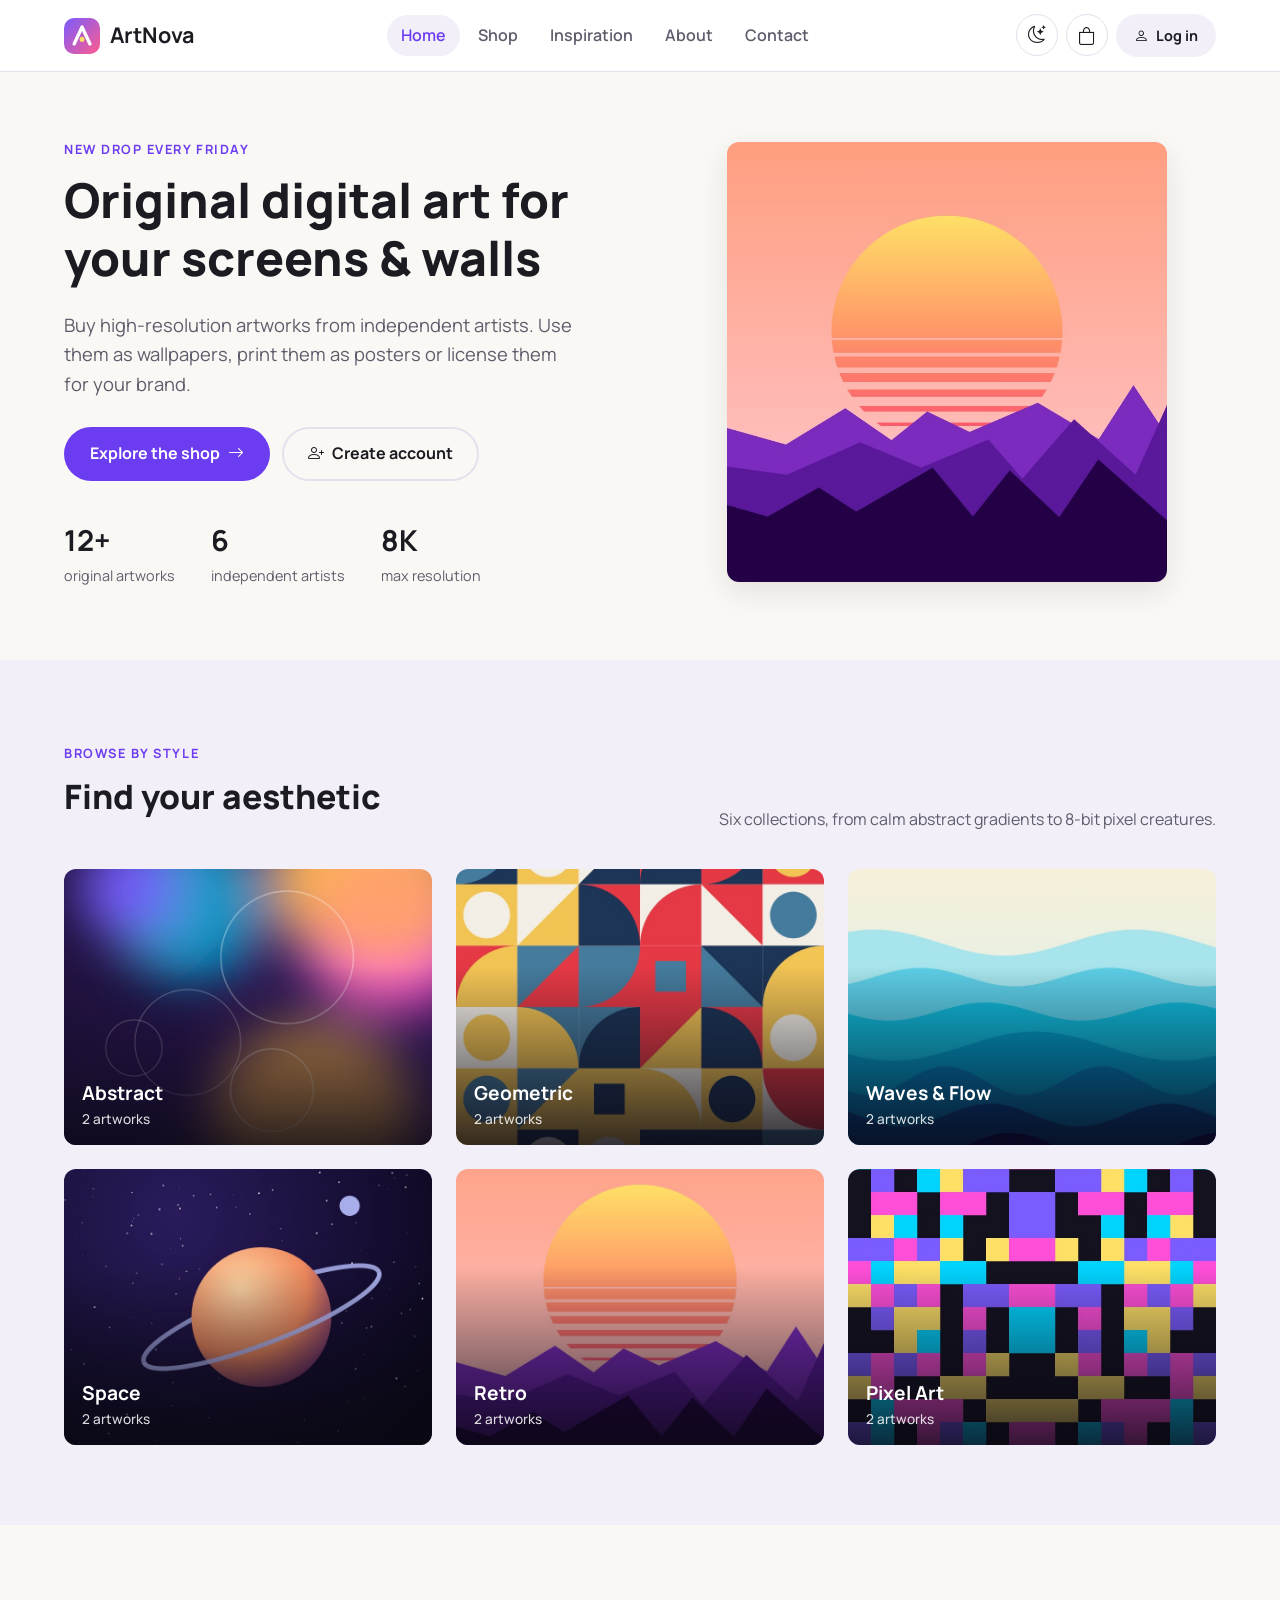
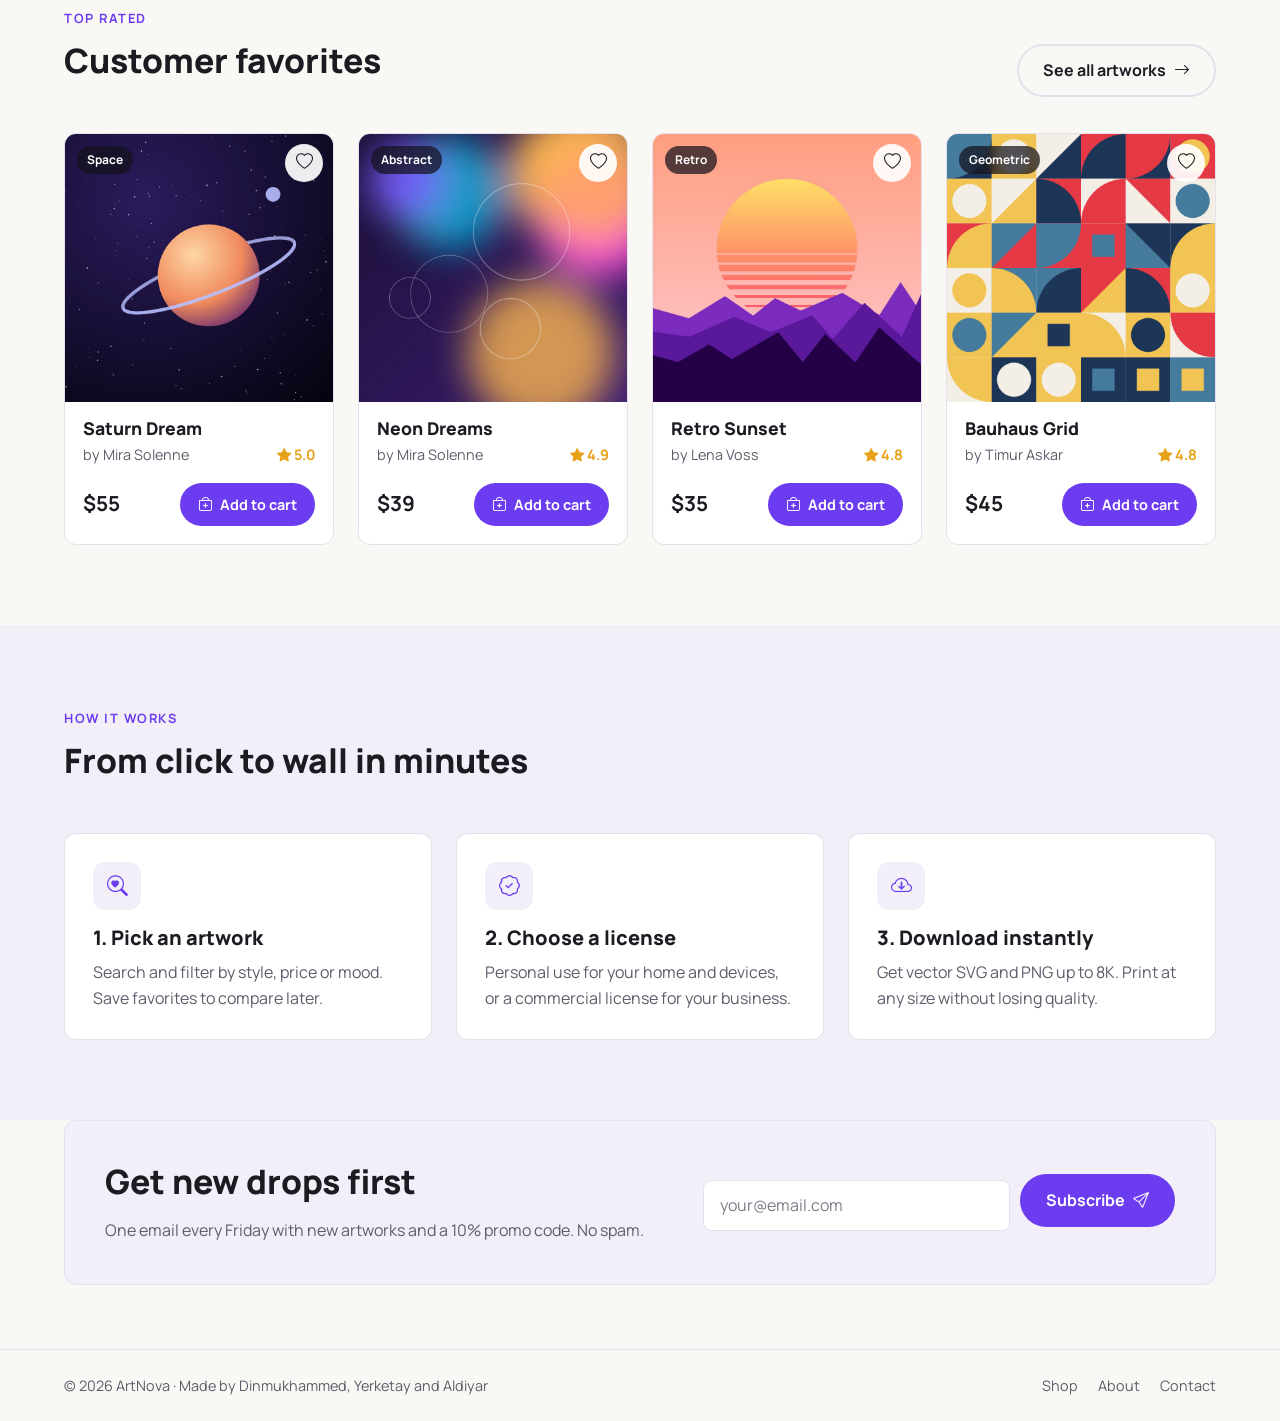
<file: index.html>
<!DOCTYPE html>
<html lang="en">
<head>
  <meta charset="UTF-8">
  <meta name="viewport" content="width=device-width, initial-scale=1.0">
  <title>Original Digital Art Store — ArtNova</title>
  <meta name="description" content="ArtNova is an online store of original digital art: wallpapers, prints and pixel art from independent artists.">
  <link rel="icon" type="image/jpeg" href="images/logo.jpg">
  <link rel="preconnect" href="https://fonts.googleapis.com">
  <link rel="preconnect" href="https://fonts.gstatic.com" crossorigin>
  <link href="https://fonts.googleapis.com/css2?family=Manrope:wght@400;500;600;700;800&display=swap" rel="stylesheet">
  <link rel="stylesheet" href="https://cdn.jsdelivr.net/npm/bootstrap-icons@1.11.3/font/bootstrap-icons.min.css">
  <link rel="stylesheet" href="css/style.css">
  <!-- Apply the saved theme before the page paints, so there is no light/dark flash -->
  <script>
    try {
      var savedTheme = JSON.parse(localStorage.getItem("artnova-theme"));
      if (!savedTheme && window.matchMedia("(prefers-color-scheme: dark)").matches) savedTheme = "dark";
      document.documentElement.setAttribute("data-theme", savedTheme || "light");
    } catch (e) {}
  </script>
</head>
<body>
  <header class="site-header">
    <div class="container header-inner">
      <a href="index.html" class="logo" aria-label="ArtNova home">
        <img src="images/logo.jpg" alt="" width="36" height="36">
        <span>ArtNova</span>
      </a>

      <nav class="main-nav" aria-label="Main navigation">
        <ul>
          <li><a href="index.html">Home</a></li>
          <li><a href="shop.html">Shop</a></li>
          <li><a href="inspiration.html">Inspiration</a></li>
          <li><a href="about.html">About</a></li>
          <li><a href="contact.html">Contact</a></li>
        </ul>
      </nav>

      <div class="header-actions">
        <button class="icon-btn theme-toggle" type="button" aria-label="Switch to dark mode">
          <i class="bi bi-moon-stars"></i>
        </button>
        <a href="cart.html" class="icon-btn" aria-label="Shopping cart">
          <i class="bi bi-bag"></i>
          <span class="cart-count" data-count="0"></span>
        </a>
        <a href="login.html" class="btn btn-ghost btn-sm login-link">
          <i class="bi bi-person"></i><span>Log in</span>
        </a>
        <button class="icon-btn menu-toggle" type="button" aria-label="Open menu" aria-expanded="false">
          <i class="bi bi-list"></i>
        </button>
      </div>
    </div>
  </header>

  <main>
    <!-- Hero -->
    <section class="hero">
      <div class="container hero-grid">
        <div>
          <span class="eyebrow">New drop every Friday</span>
          <h1>Original digital art for your screens &amp; walls</h1>
          <p class="lead">Buy high-resolution artworks from independent artists. Use them as wallpapers, print them as posters or license them for your brand.</p>
          <div class="hero-actions">
            <a href="shop.html" class="btn btn-primary">Explore the shop <i class="bi bi-arrow-right"></i></a>
            <a href="signup.html" class="btn btn-outline"><i class="bi bi-person-plus"></i> Create account</a>
          </div>
          <div class="stats">
            <div><strong>12+</strong><span>original artworks</span></div>
            <div><strong>6</strong><span>independent artists</span></div>
            <div><strong>8K</strong><span>max resolution</span></div>
          </div>
        </div>
        <div class="hero-art">
          <img src="images/retro-sunset.jpg" alt="Retro Sunset — one of our best-selling artworks">
        </div>
      </div>
    </section>

    <!-- Categories -->
    <section class="section section-alt">
      <div class="container">
        <div class="section-head reveal">
          <div>
            <span class="eyebrow">Browse by style</span>
            <h2>Find your aesthetic</h2>
          </div>
          <p>Six collections, from calm abstract gradients to 8-bit pixel creatures.</p>
        </div>
        <div class="grid grid-3" id="categoryGrid"></div>
      </div>
    </section>

    <!-- Featured artworks -->
    <section class="section">
      <div class="container">
        <div class="section-head reveal">
          <div>
            <span class="eyebrow">Top rated</span>
            <h2>Customer favorites</h2>
          </div>
          <a href="shop.html" class="btn btn-outline">See all artworks <i class="bi bi-arrow-right"></i></a>
        </div>
        <div class="grid grid-4 shop-grid" id="featuredGrid"></div>
      </div>
    </section>

    <!-- How it works -->
    <section class="section section-alt">
      <div class="container">
        <div class="section-head reveal">
          <div>
            <span class="eyebrow">How it works</span>
            <h2>From click to wall in minutes</h2>
          </div>
        </div>
        <div class="grid grid-3">
          <div class="feature reveal">
            <div class="feature-icon"><i class="bi bi-search-heart"></i></div>
            <h3>1. Pick an artwork</h3>
            <p>Search and filter by style, price or mood. Save favorites to compare later.</p>
          </div>
          <div class="feature reveal">
            <div class="feature-icon"><i class="bi bi-patch-check"></i></div>
            <h3>2. Choose a license</h3>
            <p>Personal use for your home and devices, or a commercial license for your business.</p>
          </div>
          <div class="feature reveal">
            <div class="feature-icon"><i class="bi bi-cloud-arrow-down"></i></div>
            <h3>3. Download instantly</h3>
            <p>Get vector SVG and PNG up to 8K. Print at any size without losing quality.</p>
          </div>
        </div>
      </div>
    </section>

    <!-- Newsletter -->
    <section class="container reveal">
      <div class="cta">
        <div>
          <h2>Get new drops first</h2>
          <p>One email every Friday with new artworks and a 10% promo code. No spam.</p>
        </div>
        <form id="newsletterForm" class="form" novalidate>
          <div class="form-alert" role="status"></div>
          <div class="newsletter">
            <div class="form-group">
            <label for="newsEmail"><span class="visually-hidden">Email address</span></label>
            <input class="input" type="text" id="newsEmail" name="email" placeholder="your@email.com" autocomplete="email"
              data-validate="required email" data-label="email" aria-describedby="newsEmail-error">
            <small class="error-msg" id="newsEmail-error" aria-live="polite"></small>
          </div>
            <button type="submit" class="btn btn-light">Subscribe <i class="bi bi-send"></i></button>
          </div>
        </form>
      </div>
    </section>
  </main>

  <footer class="site-footer">
    <div class="container footer-inner">
      <p>© <span id="year">2026</span> ArtNova · Made by Dinmukhammed, Yerketay and Aldiyar</p>
      <ul class="footer-links">
        <li><a href="shop.html">Shop</a></li>
        <li><a href="about.html">About</a></li>
        <li><a href="contact.html">Contact</a></li>
      </ul>
    </div>
  </footer>

  <script src="js/data.js"></script>
  <script src="js/script.js"></script>
  <script src="js/validation.js"></script>
  <script src="js/home.js"></script>
</body>
</html>
</file>
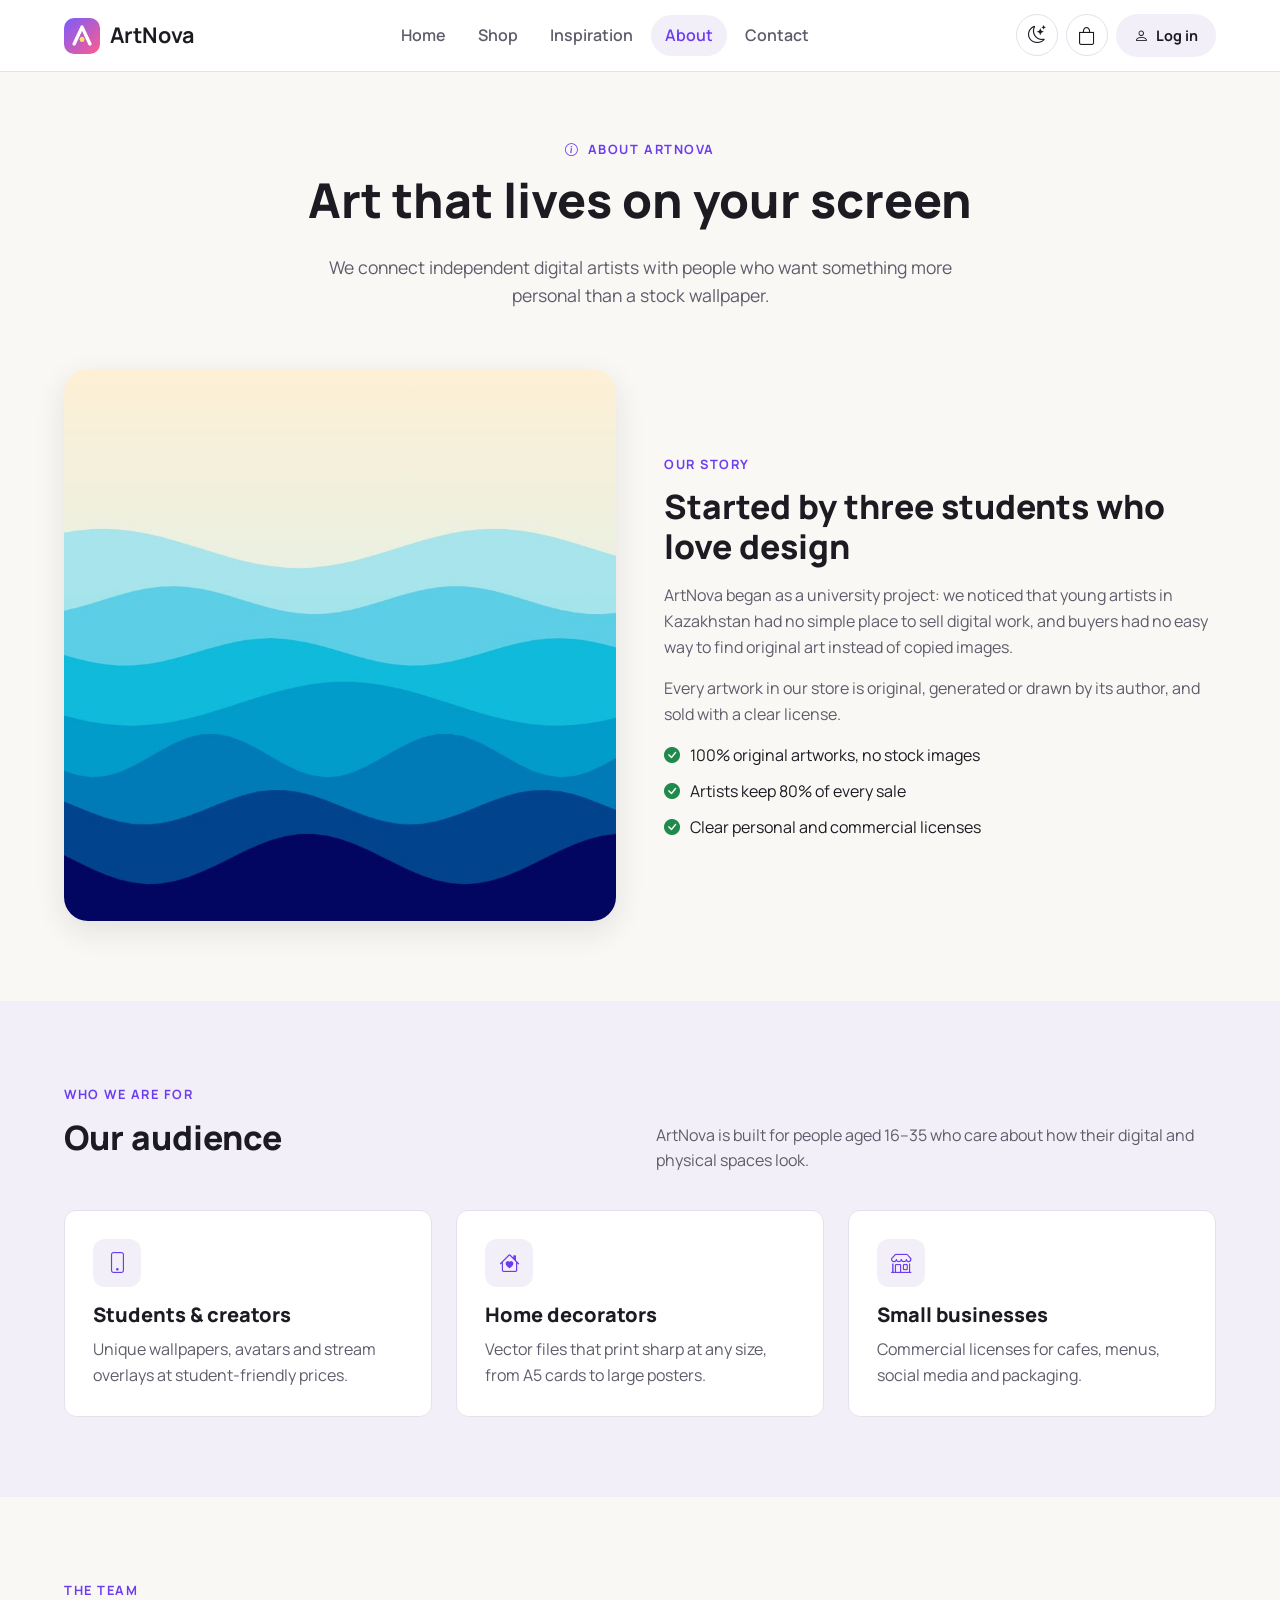
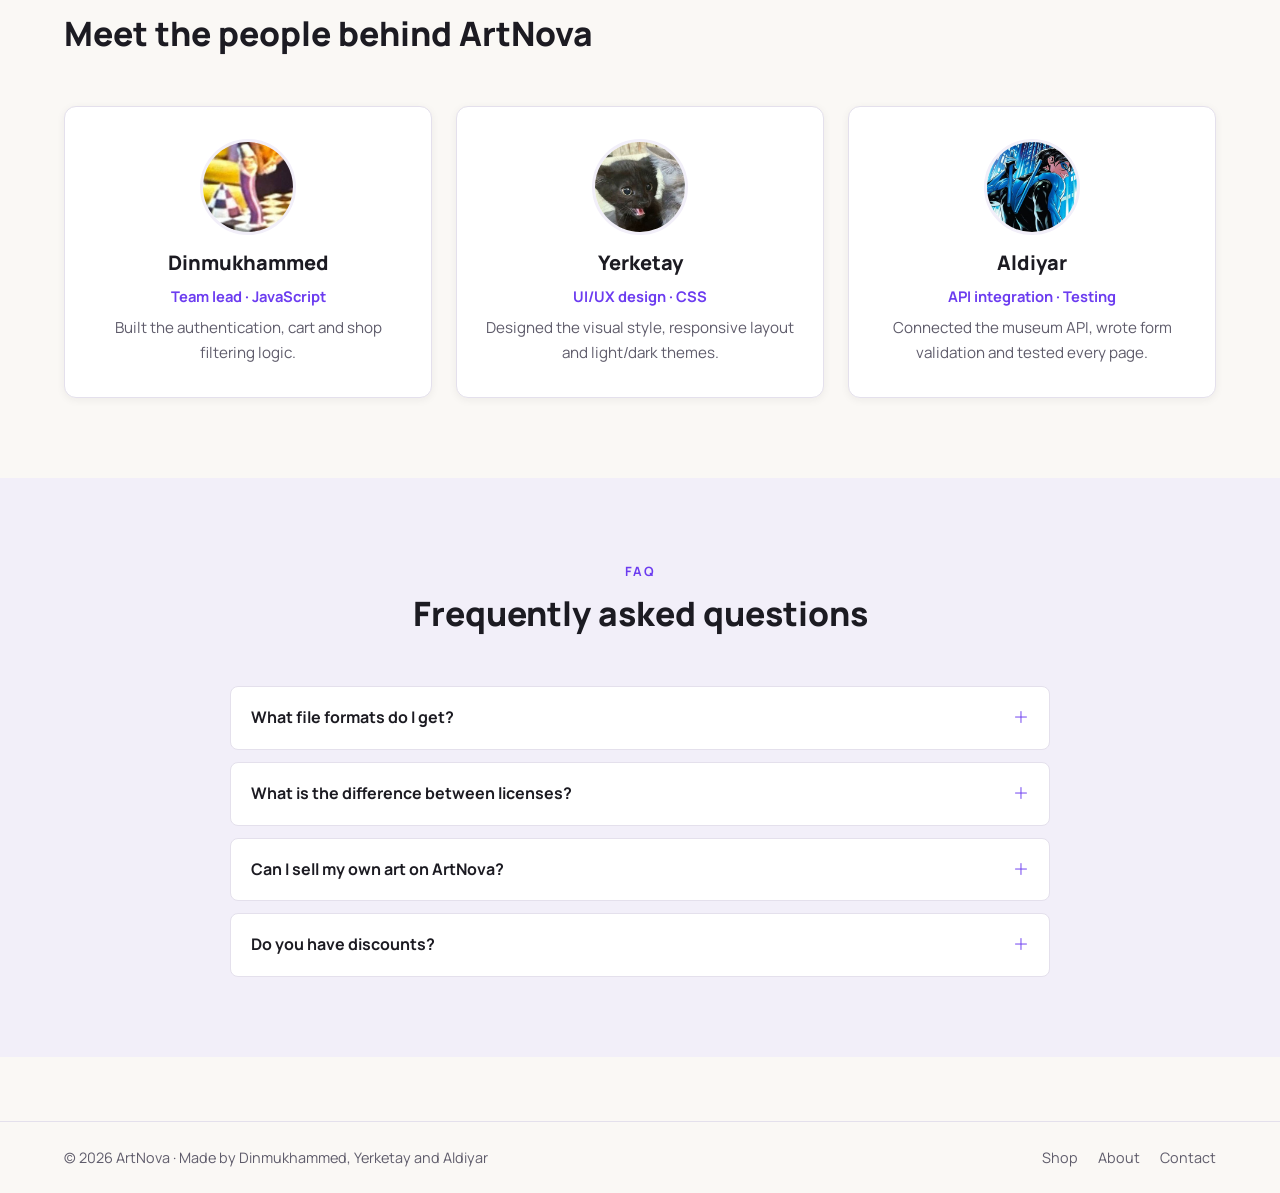
<file: about.html>
<!DOCTYPE html>
<html lang="en">
<head>
  <meta charset="UTF-8">
  <meta name="viewport" content="width=device-width, initial-scale=1.0">
  <title>About Us — ArtNova</title>
  <meta name="description" content="Who we are, who ArtNova is for and the team behind the project.">
  <link rel="icon" type="image/jpeg" href="images/logo.jpg">
  <link rel="preconnect" href="https://fonts.googleapis.com">
  <link rel="preconnect" href="https://fonts.gstatic.com" crossorigin>
  <link href="https://fonts.googleapis.com/css2?family=Manrope:wght@400;500;600;700;800&display=swap" rel="stylesheet">
  <link rel="stylesheet" href="https://cdn.jsdelivr.net/npm/bootstrap-icons@1.11.3/font/bootstrap-icons.min.css">
  <link rel="stylesheet" href="css/style.css">
  <!-- Apply the saved theme before the page paints, so there is no light/dark flash -->
  <script>
    try {
      var savedTheme = JSON.parse(localStorage.getItem("artnova-theme"));
      if (!savedTheme && window.matchMedia("(prefers-color-scheme: dark)").matches) savedTheme = "dark";
      document.documentElement.setAttribute("data-theme", savedTheme || "light");
    } catch (e) {}
  </script>
</head>
<body>
  <header class="site-header">
    <div class="container header-inner">
      <a href="index.html" class="logo" aria-label="ArtNova home">
        <img src="images/logo.jpg" alt="" width="36" height="36">
        <span>ArtNova</span>
      </a>

      <nav class="main-nav" aria-label="Main navigation">
        <ul>
          <li><a href="index.html">Home</a></li>
          <li><a href="shop.html">Shop</a></li>
          <li><a href="inspiration.html">Inspiration</a></li>
          <li><a href="about.html">About</a></li>
          <li><a href="contact.html">Contact</a></li>
        </ul>
      </nav>

      <div class="header-actions">
        <button class="icon-btn theme-toggle" type="button" aria-label="Switch to dark mode">
          <i class="bi bi-moon-stars"></i>
        </button>
        <a href="cart.html" class="icon-btn" aria-label="Shopping cart">
          <i class="bi bi-bag"></i>
          <span class="cart-count" data-count="0"></span>
        </a>
        <a href="login.html" class="btn btn-ghost btn-sm login-link">
          <i class="bi bi-person"></i><span>Log in</span>
        </a>
        <button class="icon-btn menu-toggle" type="button" aria-label="Open menu" aria-expanded="false">
          <i class="bi bi-list"></i>
        </button>
      </div>
    </div>
  </header>

  <main>
    <section class="page-hero">
      <div class="container">
        <span class="eyebrow"><i class="bi bi-info-circle"></i> About ArtNova</span>
        <h1>Art that lives on your screen</h1>
        <p>We connect independent digital artists with people who want something more personal than a stock wallpaper.</p>
      </div>
    </section>

    <section class="section" style="padding-top:20px">
      <div class="container split">
        <img class="reveal" src="images/ocean-layers.jpg" alt="Ocean Layers — layered blue waves artwork">
        <div class="reveal">
          <span class="eyebrow">Our story</span>
          <h2>Started by three students who love design</h2>
          <p class="muted">ArtNova began as a university project: we noticed that young artists in Kazakhstan had no simple place to sell digital work, and buyers had no easy way to find original art instead of copied images.</p>
          <p class="muted">Every artwork in our store is original, generated or drawn by its author, and sold with a clear license.</p>
          <ul class="check-list">
            <li><i class="bi bi-check-circle-fill"></i> 100% original artworks, no stock images</li>
            <li><i class="bi bi-check-circle-fill"></i> Artists keep 80% of every sale</li>
            <li><i class="bi bi-check-circle-fill"></i> Clear personal and commercial licenses</li>
          </ul>
        </div>
      </div>
    </section>

    <section class="section section-alt">
      <div class="container">
        <div class="section-head reveal">
          <div>
            <span class="eyebrow">Who we are for</span>
            <h2>Our audience</h2>
          </div>
          <p>ArtNova is built for people aged 16–35 who care about how their digital and physical spaces look.</p>
        </div>
        <div class="grid grid-3">
          <div class="feature reveal">
            <div class="feature-icon"><i class="bi bi-phone"></i></div>
            <h3>Students &amp; creators</h3>
            <p>Unique wallpapers, avatars and stream overlays at student-friendly prices.</p>
          </div>
          <div class="feature reveal">
            <div class="feature-icon"><i class="bi bi-house-heart"></i></div>
            <h3>Home decorators</h3>
            <p>Vector files that print sharp at any size, from A5 cards to large posters.</p>
          </div>
          <div class="feature reveal">
            <div class="feature-icon"><i class="bi bi-shop"></i></div>
            <h3>Small businesses</h3>
            <p>Commercial licenses for cafes, menus, social media and packaging.</p>
          </div>
        </div>
      </div>
    </section>

    <section class="section">
      <div class="container">
        <div class="section-head reveal">
          <div>
            <span class="eyebrow">The team</span>
            <h2>Meet the people behind ArtNova</h2>
          </div>
        </div>
        <div class="grid grid-3">
          <div class="card team-card reveal">
            <img class="avatar" src="images/team-dinmukhammed.jpg" alt="Dinmukhammed" width="96" height="96">
            <h3>Dinmukhammed</h3>
            <div class="role">Team lead · JavaScript</div>
            <p>Built the authentication, cart and shop filtering logic.</p>
          </div>
          <div class="card team-card reveal">
            <img class="avatar" src="images/team-yerketay.jpg" alt="Yerketay" width="96" height="96">
            <h3>Yerketay</h3>
            <div class="role">UI/UX design · CSS</div>
            <p>Designed the visual style, responsive layout and light/dark themes.</p>
          </div>
          <div class="card team-card reveal">
            <img class="avatar" src="images/team-aldiyar.jpg" alt="Aldiyar" width="96" height="96">
            <h3>Aldiyar</h3>
            <div class="role">API integration · Testing</div>
            <p>Connected the museum API, wrote form validation and tested every page.</p>
          </div>
        </div>
      </div>
    </section>

    <section class="section section-alt">
      <div class="container">
        <div class="section-head reveal" style="justify-content:center;text-align:center">
          <div>
            <span class="eyebrow">FAQ</span>
            <h2>Frequently asked questions</h2>
          </div>
        </div>
        <div class="faq">
          <details>
            <summary>What file formats do I get? <i class="bi bi-plus-lg"></i></summary>
            <p>Every purchase includes a vector SVG file and PNG exports in 4K and 8K resolution.</p>
          </details>
          <details>
            <summary>What is the difference between licenses? <i class="bi bi-plus-lg"></i></summary>
            <p>Personal use covers your devices and prints for your home. Commercial use lets you use the artwork in a business, for example on a menu, website or product.</p>
          </details>
          <details>
            <summary>Can I sell my own art on ArtNova? <i class="bi bi-plus-lg"></i></summary>
            <p>Yes! Write to us through the contact page and choose "I am an artist" as the topic.</p>
          </details>
          <details>
            <summary>Do you have discounts? <i class="bi bi-plus-lg"></i></summary>
            <p>Subscribe to our newsletter on the home page to get a 10% promo code (hint: try ART10 in the cart).</p>
          </details>
        </div>
      </div>
    </section>
  </main>

  <footer class="site-footer">
    <div class="container footer-inner">
      <p>© <span id="year">2026</span> ArtNova · Made by Dinmukhammed, Yerketay and Aldiyar</p>
      <ul class="footer-links">
        <li><a href="shop.html">Shop</a></li>
        <li><a href="about.html">About</a></li>
        <li><a href="contact.html">Contact</a></li>
      </ul>
    </div>
  </footer>

  <script src="js/data.js"></script>
  <script src="js/script.js"></script>
</body>
</html>
</file>
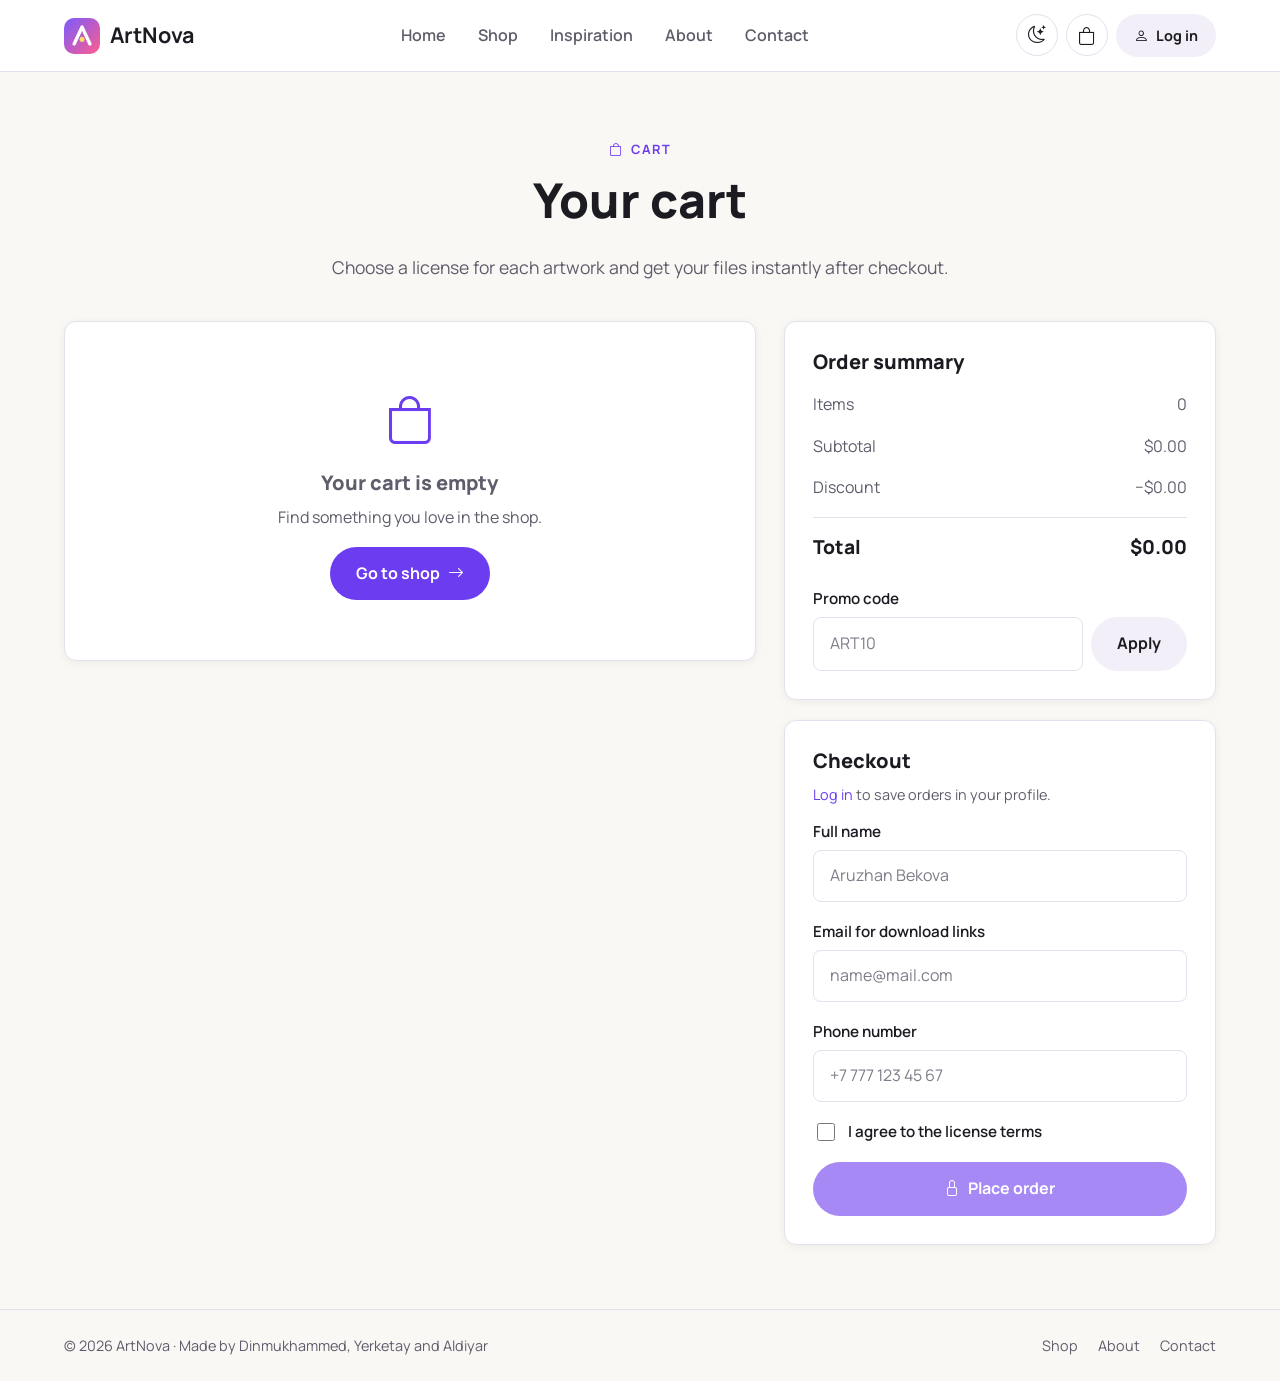
<file: cart.html>
<!DOCTYPE html>
<html lang="en">
<head>
  <meta charset="UTF-8">
  <meta name="viewport" content="width=device-width, initial-scale=1.0">
  <title>Cart — ArtNova</title>
  <meta name="description" content="Your ArtNova shopping cart and checkout.">
  <link rel="icon" type="image/jpeg" href="images/logo.jpg">
  <link rel="preconnect" href="https://fonts.googleapis.com">
  <link rel="preconnect" href="https://fonts.gstatic.com" crossorigin>
  <link href="https://fonts.googleapis.com/css2?family=Manrope:wght@400;500;600;700;800&display=swap" rel="stylesheet">
  <link rel="stylesheet" href="https://cdn.jsdelivr.net/npm/bootstrap-icons@1.11.3/font/bootstrap-icons.min.css">
  <link rel="stylesheet" href="css/style.css">
  <!-- Apply the saved theme before the page paints, so there is no light/dark flash -->
  <script>
    try {
      var savedTheme = JSON.parse(localStorage.getItem("artnova-theme"));
      if (!savedTheme && window.matchMedia("(prefers-color-scheme: dark)").matches) savedTheme = "dark";
      document.documentElement.setAttribute("data-theme", savedTheme || "light");
    } catch (e) {}
  </script>
</head>
<body>
  <header class="site-header">
    <div class="container header-inner">
      <a href="index.html" class="logo" aria-label="ArtNova home">
        <img src="images/logo.jpg" alt="" width="36" height="36">
        <span>ArtNova</span>
      </a>

      <nav class="main-nav" aria-label="Main navigation">
        <ul>
          <li><a href="index.html">Home</a></li>
          <li><a href="shop.html">Shop</a></li>
          <li><a href="inspiration.html">Inspiration</a></li>
          <li><a href="about.html">About</a></li>
          <li><a href="contact.html">Contact</a></li>
        </ul>
      </nav>

      <div class="header-actions">
        <button class="icon-btn theme-toggle" type="button" aria-label="Switch to dark mode">
          <i class="bi bi-moon-stars"></i>
        </button>
        <a href="cart.html" class="icon-btn" aria-label="Shopping cart">
          <i class="bi bi-bag"></i>
          <span class="cart-count" data-count="0"></span>
        </a>
        <a href="login.html" class="btn btn-ghost btn-sm login-link">
          <i class="bi bi-person"></i><span>Log in</span>
        </a>
        <button class="icon-btn menu-toggle" type="button" aria-label="Open menu" aria-expanded="false">
          <i class="bi bi-list"></i>
        </button>
      </div>
    </div>
  </header>

  <main>
    <section class="page-hero">
      <div class="container">
        <span class="eyebrow"><i class="bi bi-bag"></i> Cart</span>
        <h1>Your cart</h1>
        <p>Choose a license for each artwork and get your files instantly after checkout.</p>
      </div>
    </section>

    <section class="container cart-layout">
      <div class="card" id="cartList"></div>

      <aside class="grid" style="gap:20px">
        <div class="card card-pad">
          <h3>Order summary</h3>
          <div class="summary-row"><span>Items</span><span id="sumItems">0</span></div>
          <div class="summary-row"><span>Subtotal</span><span id="sumSubtotal">$0.00</span></div>
          <div class="summary-row"><span>Discount</span><span id="sumDiscount">−$0.00</span></div>
          <div class="summary-row total"><span>Total</span><span id="sumTotal">$0.00</span></div>
          <div class="form-group" style="margin-top:16px">
            <label for="promoInput">Promo code</label>
            <div style="display:flex;gap:8px">
              <input class="input" type="text" id="promoInput" placeholder="ART10" aria-describedby="promoInput-error">
              <button class="btn btn-ghost" id="promoButton" type="button">Apply</button>
            </div>
            <small class="error-msg" id="promoInput-error" aria-live="polite"></small>
          </div>
        </div>

        <div class="card card-pad">
          <h3>Checkout</h3>
          <p class="muted" style="font-size:.9rem"><a href="login.html">Log in</a> to save orders in your profile.</p>
          <form id="checkoutForm" class="form" novalidate>
            <div class="form-alert" role="status"></div>
            <div class="form-group">
              <label for="checkoutName">Full name</label>
              <input class="input" type="text" id="checkoutName" name="fullName" placeholder="Aruzhan Bekova" autocomplete="name"
                data-validate="required name" data-label="name" aria-describedby="checkoutName-error">
              <small class="error-msg" id="checkoutName-error" aria-live="polite"></small>
            </div>
            <div class="form-group">
              <label for="checkoutEmail">Email for download links</label>
              <input class="input" type="text" id="checkoutEmail" name="email" placeholder="name@mail.com" autocomplete="email"
                data-validate="required email" data-label="email" aria-describedby="checkoutEmail-error">
              <small class="error-msg" id="checkoutEmail-error" aria-live="polite"></small>
            </div>
            <div class="form-group">
              <label for="checkoutPhone">Phone number</label>
              <input class="input" type="tel" id="checkoutPhone" name="phone" placeholder="+7 777 123 45 67" autocomplete="tel"
                data-validate="required phone" data-label="phone number" aria-describedby="checkoutPhone-error">
              <small class="error-msg" id="checkoutPhone-error" aria-live="polite"></small>
            </div>
            <div class="form-group">
              <label class="checkbox">
                <input type="checkbox" id="checkoutTerms" name="terms" data-validate="checkbox" data-label="terms" aria-describedby="checkoutTerms-error">
                <span>I agree to the license terms</span>
              </label>
              <small class="error-msg" id="checkoutTerms-error" aria-live="polite"></small>
            </div>
            <button type="submit" class="btn btn-primary btn-block"><i class="bi bi-lock"></i> Place order</button>
          </form>
        </div>
      </aside>
    </section>
  </main>

  <footer class="site-footer">
    <div class="container footer-inner">
      <p>© <span id="year">2026</span> ArtNova · Made by Dinmukhammed, Yerketay and Aldiyar</p>
      <ul class="footer-links">
        <li><a href="shop.html">Shop</a></li>
        <li><a href="about.html">About</a></li>
        <li><a href="contact.html">Contact</a></li>
      </ul>
    </div>
  </footer>

  <script src="js/data.js"></script>
  <script src="js/script.js"></script>
  <script src="js/validation.js"></script>
  <script src="js/cart.js"></script>
</body>
</html>
</file>
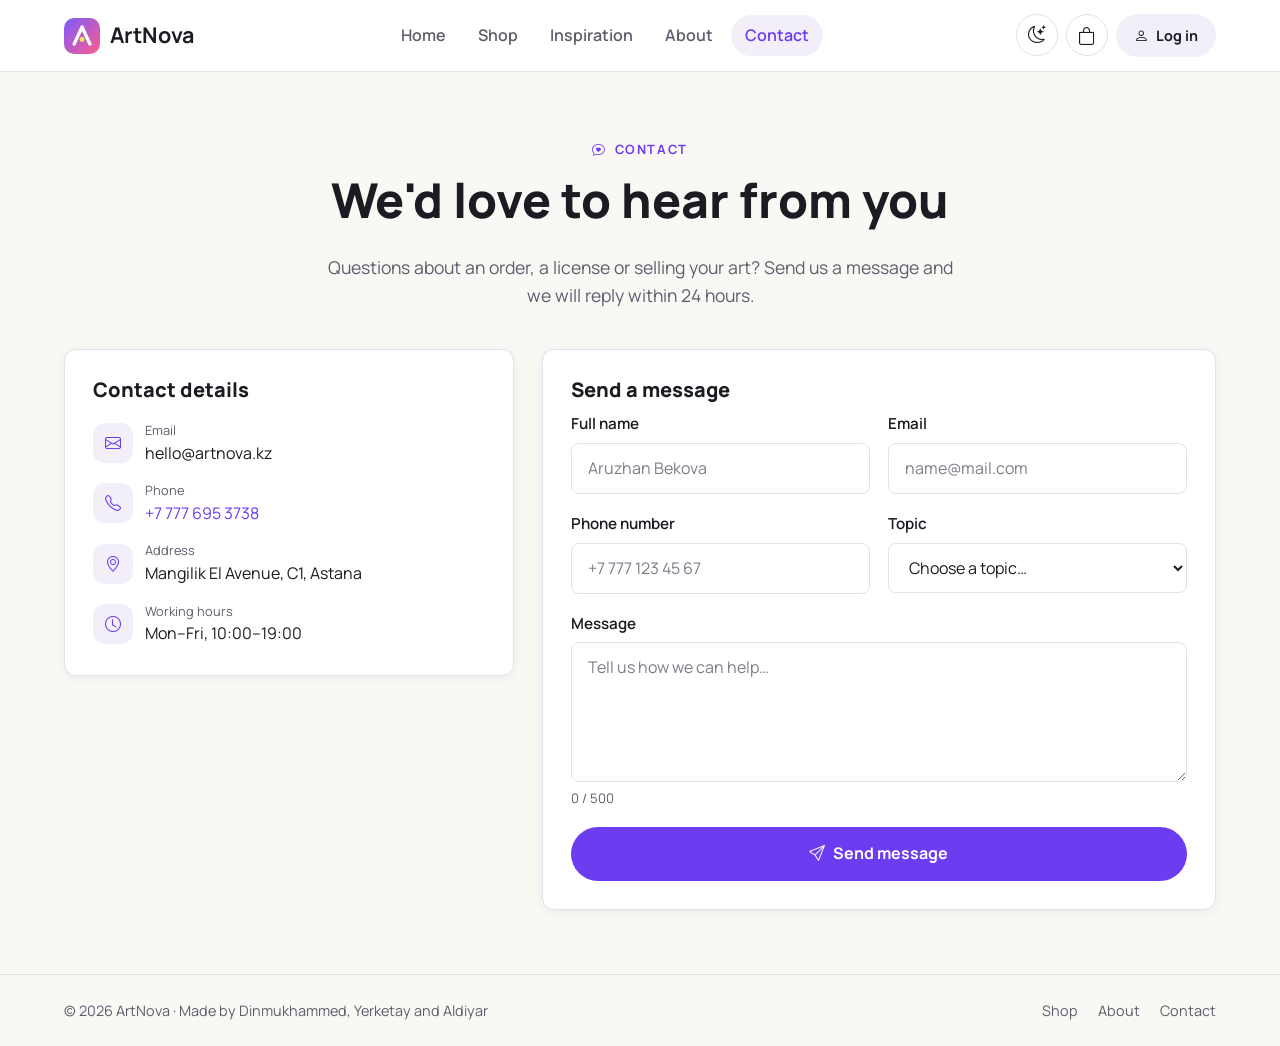
<file: contact.html>
<!DOCTYPE html>
<html lang="en">
<head>
  <meta charset="UTF-8">
  <meta name="viewport" content="width=device-width, initial-scale=1.0">
  <title>Contact — ArtNova</title>
  <meta name="description" content="Contact the ArtNova team: questions about orders, licenses or selling your art.">
  <link rel="icon" type="image/jpeg" href="images/logo.jpg">
  <link rel="preconnect" href="https://fonts.googleapis.com">
  <link rel="preconnect" href="https://fonts.gstatic.com" crossorigin>
  <link href="https://fonts.googleapis.com/css2?family=Manrope:wght@400;500;600;700;800&display=swap" rel="stylesheet">
  <link rel="stylesheet" href="https://cdn.jsdelivr.net/npm/bootstrap-icons@1.11.3/font/bootstrap-icons.min.css">
  <link rel="stylesheet" href="css/style.css">
  <!-- Apply the saved theme before the page paints, so there is no light/dark flash -->
  <script>
    try {
      var savedTheme = JSON.parse(localStorage.getItem("artnova-theme"));
      if (!savedTheme && window.matchMedia("(prefers-color-scheme: dark)").matches) savedTheme = "dark";
      document.documentElement.setAttribute("data-theme", savedTheme || "light");
    } catch (e) {}
  </script>
</head>
<body>
  <header class="site-header">
    <div class="container header-inner">
      <a href="index.html" class="logo" aria-label="ArtNova home">
        <img src="images/logo.jpg" alt="" width="36" height="36">
        <span>ArtNova</span>
      </a>

      <nav class="main-nav" aria-label="Main navigation">
        <ul>
          <li><a href="index.html">Home</a></li>
          <li><a href="shop.html">Shop</a></li>
          <li><a href="inspiration.html">Inspiration</a></li>
          <li><a href="about.html">About</a></li>
          <li><a href="contact.html">Contact</a></li>
        </ul>
      </nav>

      <div class="header-actions">
        <button class="icon-btn theme-toggle" type="button" aria-label="Switch to dark mode">
          <i class="bi bi-moon-stars"></i>
        </button>
        <a href="cart.html" class="icon-btn" aria-label="Shopping cart">
          <i class="bi bi-bag"></i>
          <span class="cart-count" data-count="0"></span>
        </a>
        <a href="login.html" class="btn btn-ghost btn-sm login-link">
          <i class="bi bi-person"></i><span>Log in</span>
        </a>
        <button class="icon-btn menu-toggle" type="button" aria-label="Open menu" aria-expanded="false">
          <i class="bi bi-list"></i>
        </button>
      </div>
    </div>
  </header>

  <main>
    <section class="page-hero">
      <div class="container">
        <span class="eyebrow"><i class="bi bi-chat-heart"></i> Contact</span>
        <h1>We'd love to hear from you</h1>
        <p>Questions about an order, a license or selling your art? Send us a message and we will reply within 24 hours.</p>
      </div>
    </section>

    <section class="container contact-grid">
      <aside class="card card-pad reveal">
        <h3>Contact details</h3>
        <ul class="info-list" style="margin-top:18px">
          <li><i class="bi bi-envelope"></i><div><small>Email</small>hello@artnova.kz</div></li>
          <li><i class="bi bi-telephone"></i><div><small>Phone</small><a href="tel:+77776953738">+7 777 695 3738</a></div></li>
          <li><i class="bi bi-geo-alt"></i><div><small>Address</small>Mangilik El Avenue, C1, Astana</div></li>
          <li><i class="bi bi-clock"></i><div><small>Working hours</small>Mon–Fri, 10:00–19:00</div></li>
        </ul>
      </aside>

      <div class="card card-pad reveal">
        <h3>Send a message</h3>
        <form id="contactForm" class="form" novalidate>
          <div class="form-alert" role="status"></div>
          <div class="form-row">
            <div class="form-group">
            <label for="contactName">Full name</label>
            <input class="input" type="text" id="contactName" name="fullName" placeholder="Aruzhan Bekova" autocomplete="name"
              data-validate="required name" data-label="name" aria-describedby="contactName-error">
            <small class="error-msg" id="contactName-error" aria-live="polite"></small>
          </div>
            <div class="form-group">
            <label for="contactEmail">Email</label>
            <input class="input" type="text" id="contactEmail" name="email" placeholder="name@mail.com" autocomplete="email"
              data-validate="required email" data-label="email" aria-describedby="contactEmail-error">
            <small class="error-msg" id="contactEmail-error" aria-live="polite"></small>
          </div>
          </div>
          <div class="form-row">
            <div class="form-group">
            <label for="contactPhone">Phone number</label>
            <input class="input" type="tel" id="contactPhone" name="phone" placeholder="+7 777 123 45 67" autocomplete="tel"
              data-validate="required phone" data-label="phone number" aria-describedby="contactPhone-error">
            <small class="error-msg" id="contactPhone-error" aria-live="polite"></small>
          </div>
            <div class="form-group">
              <label for="contactTopic">Topic</label>
              <select class="select" id="contactTopic" name="topic" data-validate="select" data-label="topic" aria-describedby="contactTopic-error">
                <option value="">Choose a topic…</option>
                <option value="order">Question about my order</option>
                <option value="license">Licensing</option>
                <option value="artist">I am an artist</option>
                <option value="other">Something else</option>
              </select>
              <small class="error-msg" id="contactTopic-error" aria-live="polite"></small>
            </div>
          </div>
          <div class="form-group">
            <label for="contactMessage">Message</label>
            <textarea class="textarea" id="contactMessage" name="message" placeholder="Tell us how we can help…"
              data-validate="required message" data-label="message" aria-describedby="contactMessage-error charCount"></textarea>
            <span class="hint" id="charCount">0 / 500</span>
            <small class="error-msg" id="contactMessage-error" aria-live="polite"></small>
          </div>
          <button type="submit" class="btn btn-primary"><i class="bi bi-send"></i> Send message</button>
        </form>
      </div>
    </section>
  </main>

  <footer class="site-footer">
    <div class="container footer-inner">
      <p>© <span id="year">2026</span> ArtNova · Made by Dinmukhammed, Yerketay and Aldiyar</p>
      <ul class="footer-links">
        <li><a href="shop.html">Shop</a></li>
        <li><a href="about.html">About</a></li>
        <li><a href="contact.html">Contact</a></li>
      </ul>
    </div>
  </footer>

  <script src="js/data.js"></script>
  <script src="js/script.js"></script>
  <script src="js/validation.js"></script>
  <script src="js/contact.js"></script>
</body>
</html>
</file>
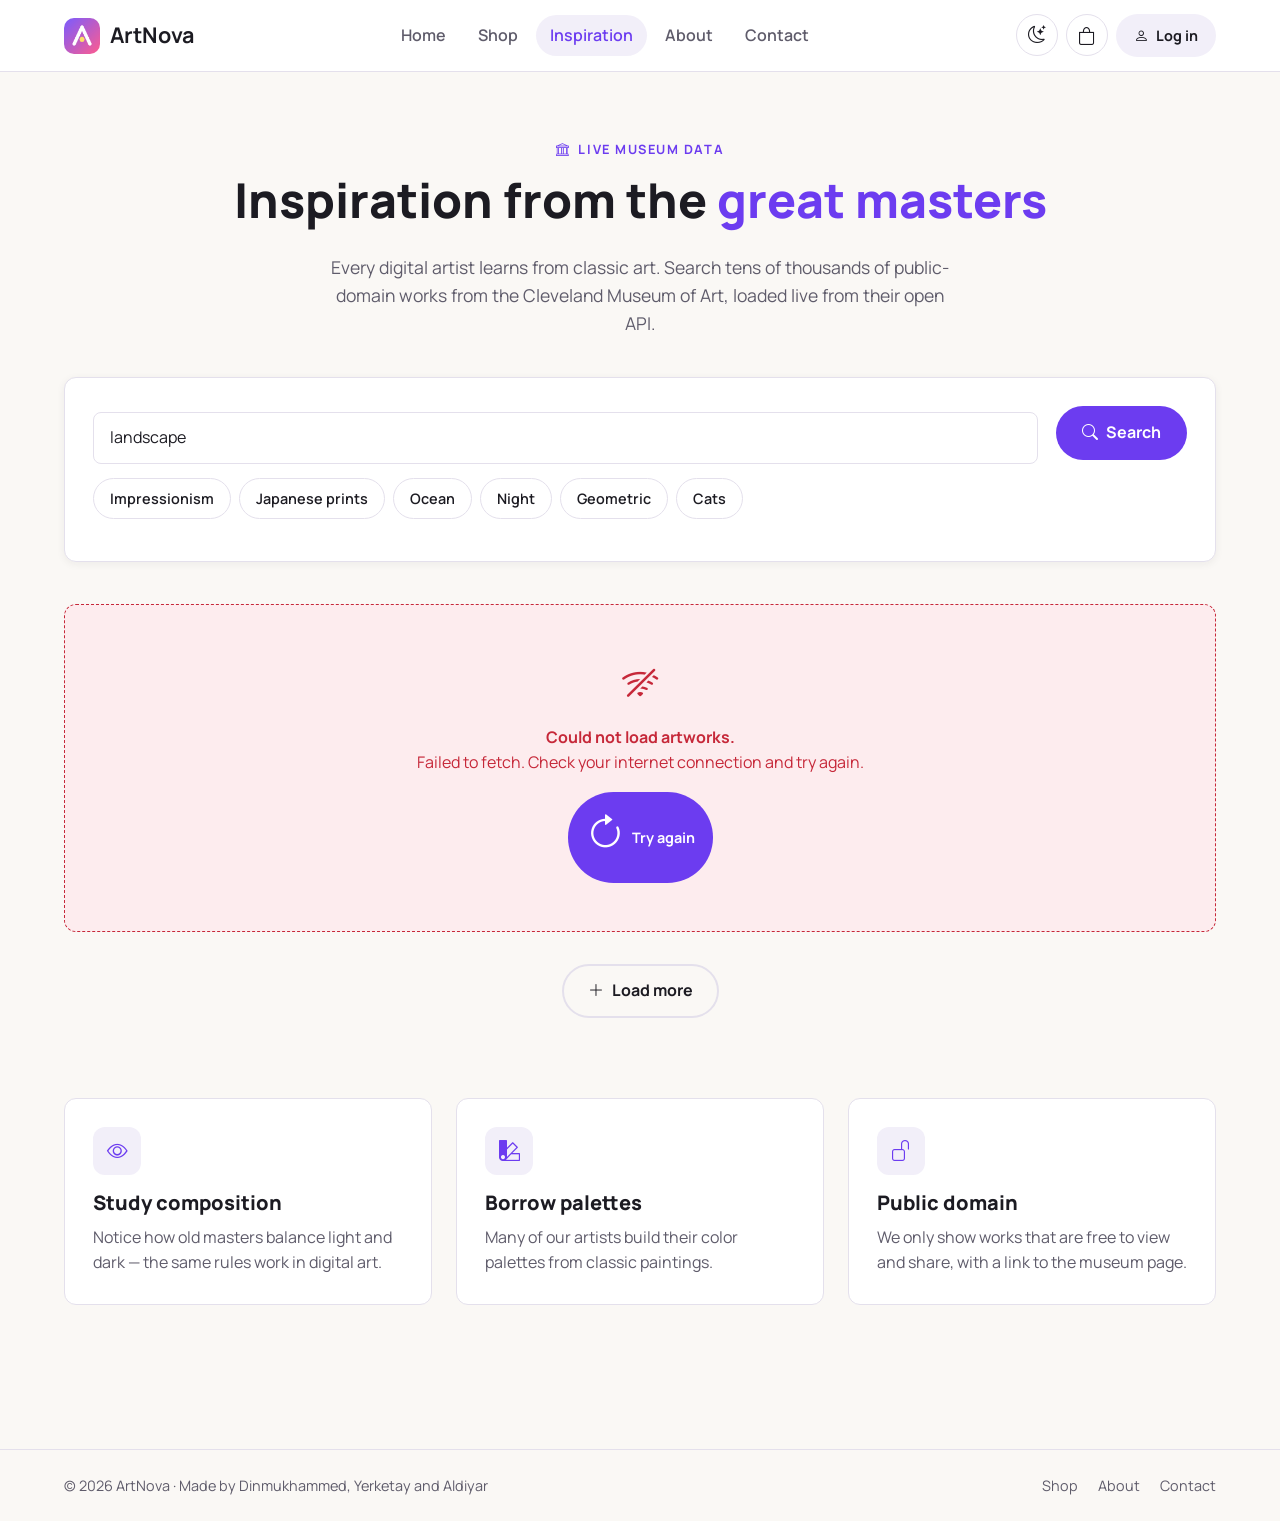
<file: inspiration.html>
<!DOCTYPE html>
<html lang="en">
<head>
  <meta charset="UTF-8">
  <meta name="viewport" content="width=device-width, initial-scale=1.0">
  <title>Inspiration — ArtNova</title>
  <meta name="description" content="Search thousands of public-domain masterpieces from the Cleveland Museum of Art for inspiration.">
  <link rel="icon" type="image/jpeg" href="images/logo.jpg">
  <link rel="preconnect" href="https://fonts.googleapis.com">
  <link rel="preconnect" href="https://fonts.gstatic.com" crossorigin>
  <link href="https://fonts.googleapis.com/css2?family=Manrope:wght@400;500;600;700;800&display=swap" rel="stylesheet">
  <link rel="stylesheet" href="https://cdn.jsdelivr.net/npm/bootstrap-icons@1.11.3/font/bootstrap-icons.min.css">
  <link rel="stylesheet" href="css/style.css">
  <!-- Apply the saved theme before the page paints, so there is no light/dark flash -->
  <script>
    try {
      var savedTheme = JSON.parse(localStorage.getItem("artnova-theme"));
      if (!savedTheme && window.matchMedia("(prefers-color-scheme: dark)").matches) savedTheme = "dark";
      document.documentElement.setAttribute("data-theme", savedTheme || "light");
    } catch (e) {}
  </script>
</head>
<body>
  <header class="site-header">
    <div class="container header-inner">
      <a href="index.html" class="logo" aria-label="ArtNova home">
        <img src="images/logo.jpg" alt="" width="36" height="36">
        <span>ArtNova</span>
      </a>

      <nav class="main-nav" aria-label="Main navigation">
        <ul>
          <li><a href="index.html">Home</a></li>
          <li><a href="shop.html">Shop</a></li>
          <li><a href="inspiration.html">Inspiration</a></li>
          <li><a href="about.html">About</a></li>
          <li><a href="contact.html">Contact</a></li>
        </ul>
      </nav>

      <div class="header-actions">
        <button class="icon-btn theme-toggle" type="button" aria-label="Switch to dark mode">
          <i class="bi bi-moon-stars"></i>
        </button>
        <a href="cart.html" class="icon-btn" aria-label="Shopping cart">
          <i class="bi bi-bag"></i>
          <span class="cart-count" data-count="0"></span>
        </a>
        <a href="login.html" class="btn btn-ghost btn-sm login-link">
          <i class="bi bi-person"></i><span>Log in</span>
        </a>
        <button class="icon-btn menu-toggle" type="button" aria-label="Open menu" aria-expanded="false">
          <i class="bi bi-list"></i>
        </button>
      </div>
    </div>
  </header>

  <main>
    <section class="page-hero">
      <div class="container">
        <span class="eyebrow"><i class="bi bi-bank"></i> Live museum data</span>
        <h1>Inspiration from the <span class="text-gradient">great masters</span></h1>
        <p>Every digital artist learns from classic art. Search tens of thousands of public-domain works from the Cleveland Museum of Art, loaded live from their open API.</p>
      </div>
    </section>

    <section class="container">
      <div class="card card-pad">
        <form id="apiSearchForm" class="form" novalidate role="search">
          <div class="form-row" style="grid-template-columns:1fr auto;align-items:start">
            <div class="form-group">
            <label for="apiQuery"><span class="visually-hidden">Search museum artworks</span></label>
            <input class="input" type="text" id="apiQuery" name="query" placeholder="Try: cat, sunset, Japan, Monet…" autocomplete="off"
              data-validate="required" data-label="search word" aria-describedby="apiQuery-error">
            <small class="error-msg" id="apiQuery-error" aria-live="polite"></small>
          </div>
            <button type="submit" class="btn btn-primary"><i class="bi bi-search"></i> Search</button>
          </div>
        </form>
        <div class="chips" id="quickTopics" style="margin-top:14px" aria-label="Popular topics">
          <button class="chip" data-query="impressionism">Impressionism</button>
          <button class="chip" data-query="japan">Japanese prints</button>
          <button class="chip" data-query="ocean">Ocean</button>
          <button class="chip" data-query="night">Night</button>
          <button class="chip" data-query="geometric">Geometric</button>
          <button class="chip" data-query="cat">Cats</button>
        </div>
        <div class="recent" id="recentSearches"></div>
      </div>

      <p class="results-bar" id="apiStatus" aria-live="polite"></p>

      <div class="grid grid-4 api-grid" id="apiGrid"></div>

      <div style="text-align:center;margin-top:32px">
        <button class="btn btn-outline" id="loadMore" type="button" hidden><i class="bi bi-plus-lg"></i> Load more</button>
      </div>
    </section>

    <section class="section">
      <div class="container grid grid-3">
        <div class="feature reveal">
          <div class="feature-icon"><i class="bi bi-eye"></i></div>
          <h3>Study composition</h3>
          <p>Notice how old masters balance light and dark — the same rules work in digital art.</p>
        </div>
        <div class="feature reveal">
          <div class="feature-icon"><i class="bi bi-palette2"></i></div>
          <h3>Borrow palettes</h3>
          <p>Many of our artists build their color palettes from classic paintings.</p>
        </div>
        <div class="feature reveal">
          <div class="feature-icon"><i class="bi bi-unlock"></i></div>
          <h3>Public domain</h3>
          <p>We only show works that are free to view and share, with a link to the museum page.</p>
        </div>
      </div>
    </section>
  </main>

  <footer class="site-footer">
    <div class="container footer-inner">
      <p>© <span id="year">2026</span> ArtNova · Made by Dinmukhammed, Yerketay and Aldiyar</p>
      <ul class="footer-links">
        <li><a href="shop.html">Shop</a></li>
        <li><a href="about.html">About</a></li>
        <li><a href="contact.html">Contact</a></li>
      </ul>
    </div>
  </footer>

  <script src="js/data.js"></script>
  <script src="js/script.js"></script>
  <script src="js/validation.js"></script>
  <script src="js/inspiration.js"></script>
</body>
</html>
</file>
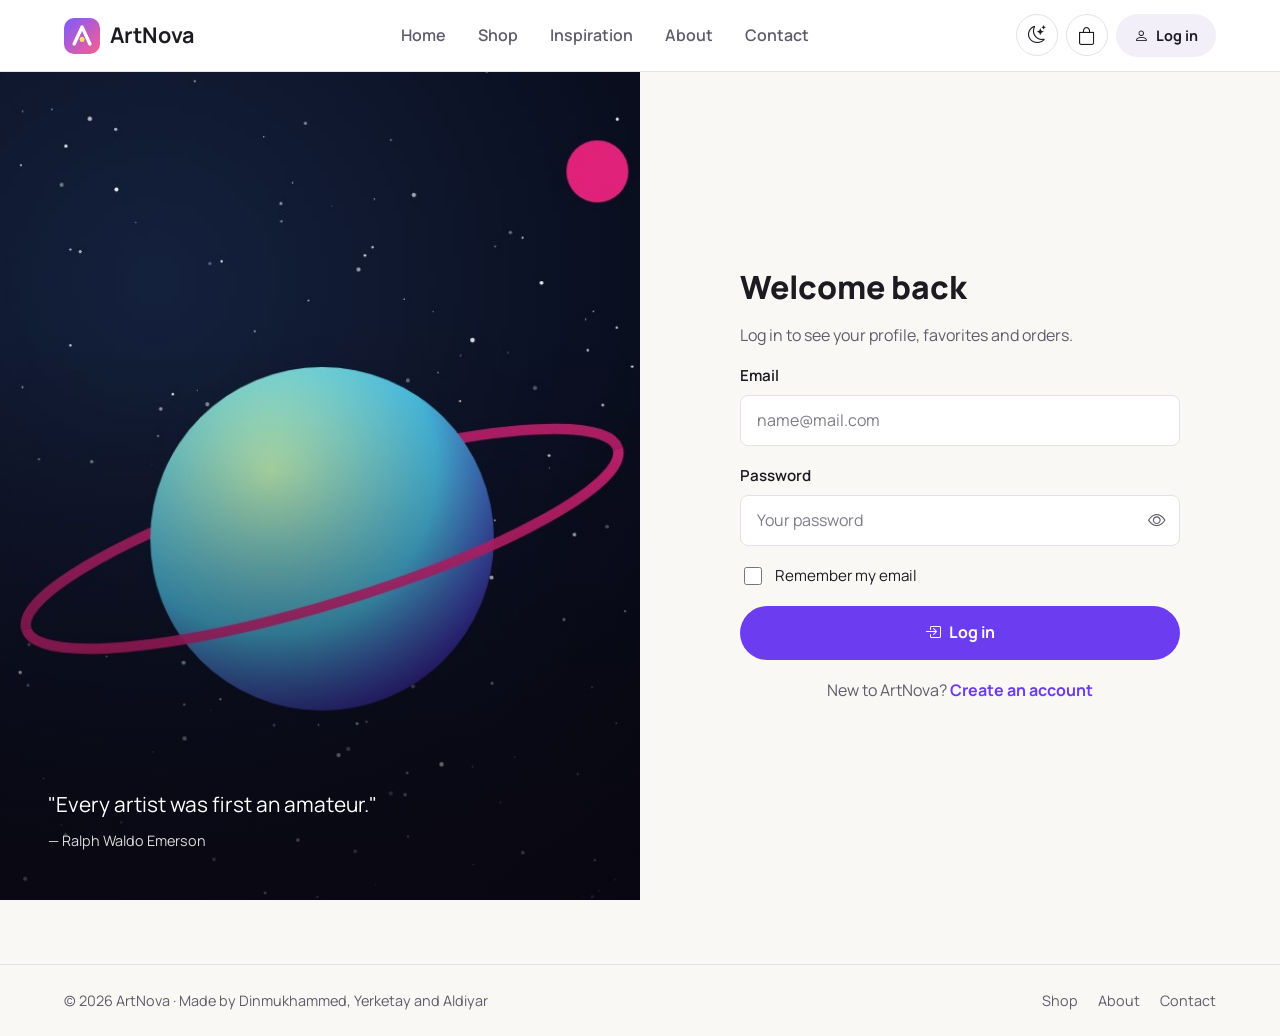
<file: login.html>
<!DOCTYPE html>
<html lang="en">
<head>
  <meta charset="UTF-8">
  <meta name="viewport" content="width=device-width, initial-scale=1.0">
  <title>Log In — ArtNova</title>
  <meta name="description" content="Log in to your ArtNova account.">
  <link rel="icon" type="image/jpeg" href="images/logo.jpg">
  <link rel="preconnect" href="https://fonts.googleapis.com">
  <link rel="preconnect" href="https://fonts.gstatic.com" crossorigin>
  <link href="https://fonts.googleapis.com/css2?family=Manrope:wght@400;500;600;700;800&display=swap" rel="stylesheet">
  <link rel="stylesheet" href="https://cdn.jsdelivr.net/npm/bootstrap-icons@1.11.3/font/bootstrap-icons.min.css">
  <link rel="stylesheet" href="css/style.css">
  <!-- Apply the saved theme before the page paints, so there is no light/dark flash -->
  <script>
    try {
      var savedTheme = JSON.parse(localStorage.getItem("artnova-theme"));
      if (!savedTheme && window.matchMedia("(prefers-color-scheme: dark)").matches) savedTheme = "dark";
      document.documentElement.setAttribute("data-theme", savedTheme || "light");
    } catch (e) {}
  </script>
</head>
<body>
  <header class="site-header">
    <div class="container header-inner">
      <a href="index.html" class="logo" aria-label="ArtNova home">
        <img src="images/logo.jpg" alt="" width="36" height="36">
        <span>ArtNova</span>
      </a>

      <nav class="main-nav" aria-label="Main navigation">
        <ul>
          <li><a href="index.html">Home</a></li>
          <li><a href="shop.html">Shop</a></li>
          <li><a href="inspiration.html">Inspiration</a></li>
          <li><a href="about.html">About</a></li>
          <li><a href="contact.html">Contact</a></li>
        </ul>
      </nav>

      <div class="header-actions">
        <button class="icon-btn theme-toggle" type="button" aria-label="Switch to dark mode">
          <i class="bi bi-moon-stars"></i>
        </button>
        <a href="cart.html" class="icon-btn" aria-label="Shopping cart">
          <i class="bi bi-bag"></i>
          <span class="cart-count" data-count="0"></span>
        </a>
        <a href="login.html" class="btn btn-ghost btn-sm login-link">
          <i class="bi bi-person"></i><span>Log in</span>
        </a>
        <button class="icon-btn menu-toggle" type="button" aria-label="Open menu" aria-expanded="false">
          <i class="bi bi-list"></i>
        </button>
      </div>
    </div>
  </header>

  <main class="auth-wrap">
    <div class="auth-art" style="background-image:url('images/violet-orbit.jpg')">
      <blockquote>"Every artist was first an amateur."
        <cite>— Ralph Waldo Emerson</cite>
      </blockquote>
    </div>
    <div class="auth-form-side">
      <div class="auth-box">
        <h1 style="font-size:2rem">Welcome back</h1>
        <p class="muted">Log in to see your profile, favorites and orders.</p>
        <form id="loginForm" class="form" novalidate>
          <div class="form-alert" role="alert"></div>
          <div class="form-group">
            <label for="loginEmail">Email</label>
            <input class="input" type="text" id="loginEmail" name="email" placeholder="name@mail.com" autocomplete="email"
              data-validate="required email" data-label="email" aria-describedby="loginEmail-error">
            <small class="error-msg" id="loginEmail-error" aria-live="polite"></small>
          </div>
          <div class="form-group">
            <label for="loginPassword">Password</label>
            <div class="input-wrap">
              <input class="input" type="password" id="loginPassword" name="password" placeholder="Your password" autocomplete="current-password"
                data-validate="required" data-label="password" aria-describedby="loginPassword-error">
              <button class="toggle-pass" type="button" aria-label="Show password"><i class="bi bi-eye"></i></button>
            </div>
            <small class="error-msg" id="loginPassword-error" aria-live="polite"></small>
          </div>
          <label class="checkbox">
            <input type="checkbox" name="remember" id="loginRemember">
            <span>Remember my email</span>
          </label>
          <button type="submit" class="btn btn-primary btn-block"><i class="bi bi-box-arrow-in-right"></i> Log in</button>
          <p class="muted" style="text-align:center;margin:0">New to ArtNova? <a href="signup.html">Create an account</a></p>
        </form>
      </div>
    </div>
  </main>

  <footer class="site-footer">
    <div class="container footer-inner">
      <p>© <span id="year">2026</span> ArtNova · Made by Dinmukhammed, Yerketay and Aldiyar</p>
      <ul class="footer-links">
        <li><a href="shop.html">Shop</a></li>
        <li><a href="about.html">About</a></li>
        <li><a href="contact.html">Contact</a></li>
      </ul>
    </div>
  </footer>

  <script src="js/data.js"></script>
  <script src="js/script.js"></script>
  <script src="js/validation.js"></script>
  <script src="js/auth.js"></script>
</body>
</html>
</file>
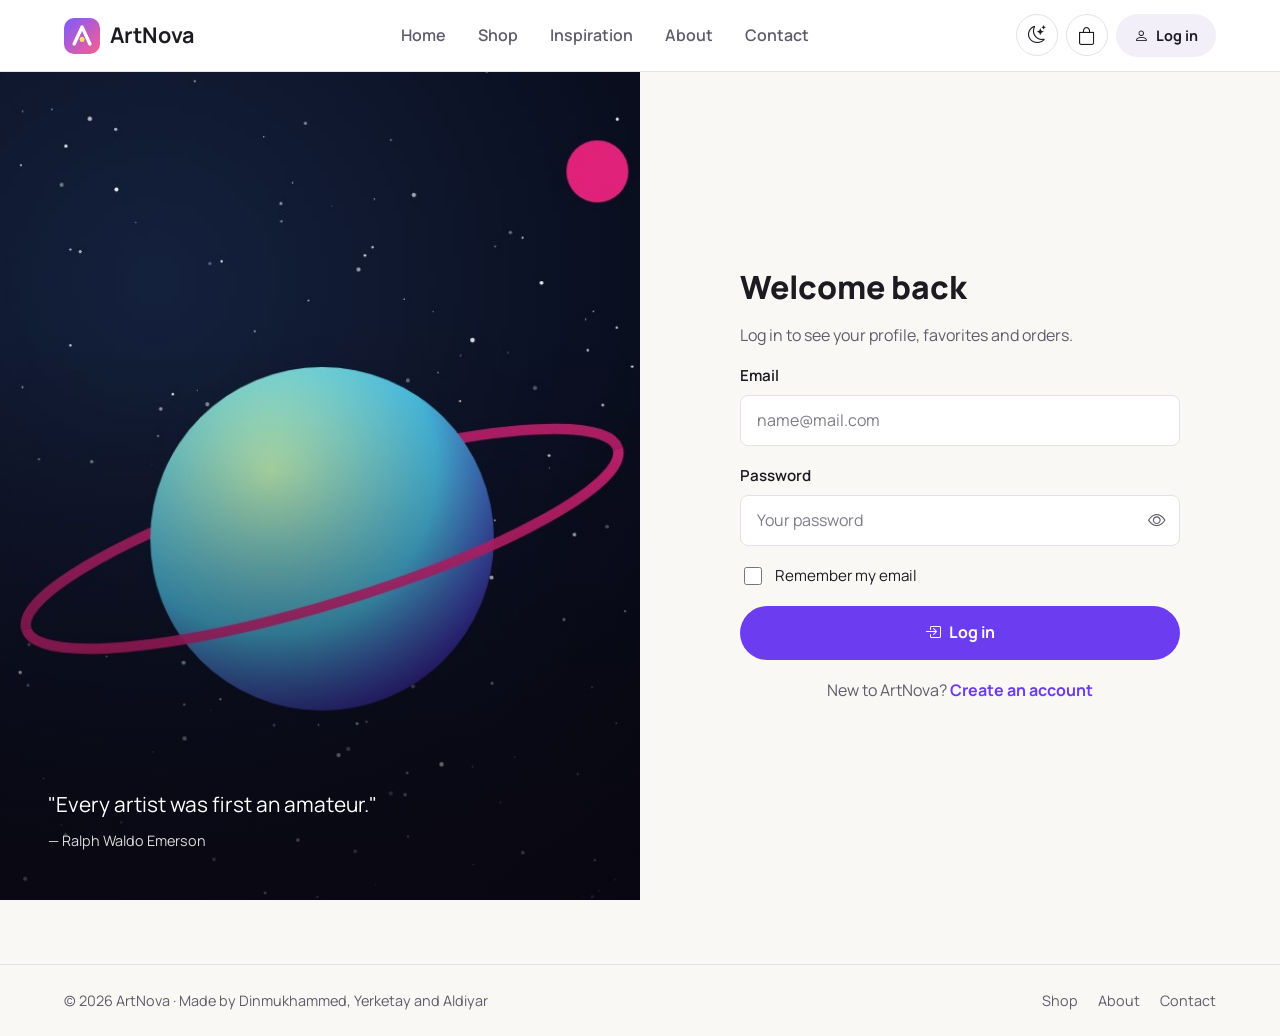
<file: profile.html>
<!DOCTYPE html>
<html lang="en">
<head>
  <meta charset="UTF-8">
  <meta name="viewport" content="width=device-width, initial-scale=1.0">
  <title>My Profile — ArtNova</title>
  <meta name="description" content="Your ArtNova profile: personal details, favorites and orders.">
  <link rel="icon" type="image/jpeg" href="images/logo.jpg">
  <link rel="preconnect" href="https://fonts.googleapis.com">
  <link rel="preconnect" href="https://fonts.gstatic.com" crossorigin>
  <link href="https://fonts.googleapis.com/css2?family=Manrope:wght@400;500;600;700;800&display=swap" rel="stylesheet">
  <link rel="stylesheet" href="https://cdn.jsdelivr.net/npm/bootstrap-icons@1.11.3/font/bootstrap-icons.min.css">
  <link rel="stylesheet" href="css/style.css">
  <!-- Apply the saved theme before the page paints, so there is no light/dark flash -->
  <script>
    try {
      var savedTheme = JSON.parse(localStorage.getItem("artnova-theme"));
      if (!savedTheme && window.matchMedia("(prefers-color-scheme: dark)").matches) savedTheme = "dark";
      document.documentElement.setAttribute("data-theme", savedTheme || "light");
    } catch (e) {}
  </script>
</head>
<body>
  <header class="site-header">
    <div class="container header-inner">
      <a href="index.html" class="logo" aria-label="ArtNova home">
        <img src="images/logo.jpg" alt="" width="36" height="36">
        <span>ArtNova</span>
      </a>

      <nav class="main-nav" aria-label="Main navigation">
        <ul>
          <li><a href="index.html">Home</a></li>
          <li><a href="shop.html">Shop</a></li>
          <li><a href="inspiration.html">Inspiration</a></li>
          <li><a href="about.html">About</a></li>
          <li><a href="contact.html">Contact</a></li>
        </ul>
      </nav>

      <div class="header-actions">
        <button class="icon-btn theme-toggle" type="button" aria-label="Switch to dark mode">
          <i class="bi bi-moon-stars"></i>
        </button>
        <a href="cart.html" class="icon-btn" aria-label="Shopping cart">
          <i class="bi bi-bag"></i>
          <span class="cart-count" data-count="0"></span>
        </a>
        <a href="login.html" class="btn btn-ghost btn-sm login-link">
          <i class="bi bi-person"></i><span>Log in</span>
        </a>
        <button class="icon-btn menu-toggle" type="button" aria-label="Open menu" aria-expanded="false">
          <i class="bi bi-list"></i>
        </button>
      </div>
    </div>
  </header>

  <main>
    <section class="container" style="padding-top:40px">
      <div class="card profile-head">
        <div class="avatar" id="profileAvatar">?</div>
        <div>
          <span class="eyebrow" style="margin:0">My profile</span>
          <h1 id="profileName">…</h1>
          <p class="muted" id="profileEmailHead" style="margin:0"></p>
        </div>
        <div class="actions">
          <a class="btn btn-outline" href="shop.html"><i class="bi bi-palette"></i> Shop</a>
          <button class="btn btn-danger" id="logoutButton" type="button"><i class="bi bi-box-arrow-right"></i> Log out</button>
        </div>
      </div>

      <div class="grid grid-3" style="margin-top:24px">
        <div class="card stat-tile"><strong id="statOrders">0</strong><span>Orders</span></div>
        <div class="card stat-tile"><strong id="statFavs">0</strong><span>Favorites</span></div>
        <div class="card stat-tile"><strong id="statSpent">$0.00</strong><span>Total spent</span></div>
      </div>

      <div class="grid grid-2" style="margin-top:24px;align-items:start">
        <div class="card card-pad">
          <h3>Personal details</h3>
          <ul class="info-list" style="margin-top:18px">
            <li><i class="bi bi-person"></i><div><small>Full name</small><span id="infoName"></span></div></li>
            <li><i class="bi bi-envelope"></i><div><small>Email</small><span id="infoEmail"></span></div></li>
            <li><i class="bi bi-telephone"></i><div><small>Phone</small><span id="infoPhone"></span></div></li>
            <li><i class="bi bi-calendar-heart"></i><div><small>Member since</small><span id="infoSince"></span></div></li>
          </ul>
        </div>
        <div class="card card-pad">
          <h3>Order history</h3>
          <div id="orderList"></div>
        </div>
      </div>
    </section>

    <section class="section" style="padding-top:48px">
      <div class="container">
        <div class="section-head">
          <div>
            <span class="eyebrow"><i class="bi bi-heart"></i> Saved</span>
            <h2>My favorites</h2>
          </div>
        </div>
        <div class="grid grid-4 shop-grid" id="favGrid"></div>
      </div>
    </section>
  </main>

  <footer class="site-footer">
    <div class="container footer-inner">
      <p>© <span id="year">2026</span> ArtNova · Made by Dinmukhammed, Yerketay and Aldiyar</p>
      <ul class="footer-links">
        <li><a href="shop.html">Shop</a></li>
        <li><a href="about.html">About</a></li>
        <li><a href="contact.html">Contact</a></li>
      </ul>
    </div>
  </footer>

  <script src="js/data.js"></script>
  <script src="js/script.js"></script>
  <script src="js/profile.js"></script>
</body>
</html>
</file>
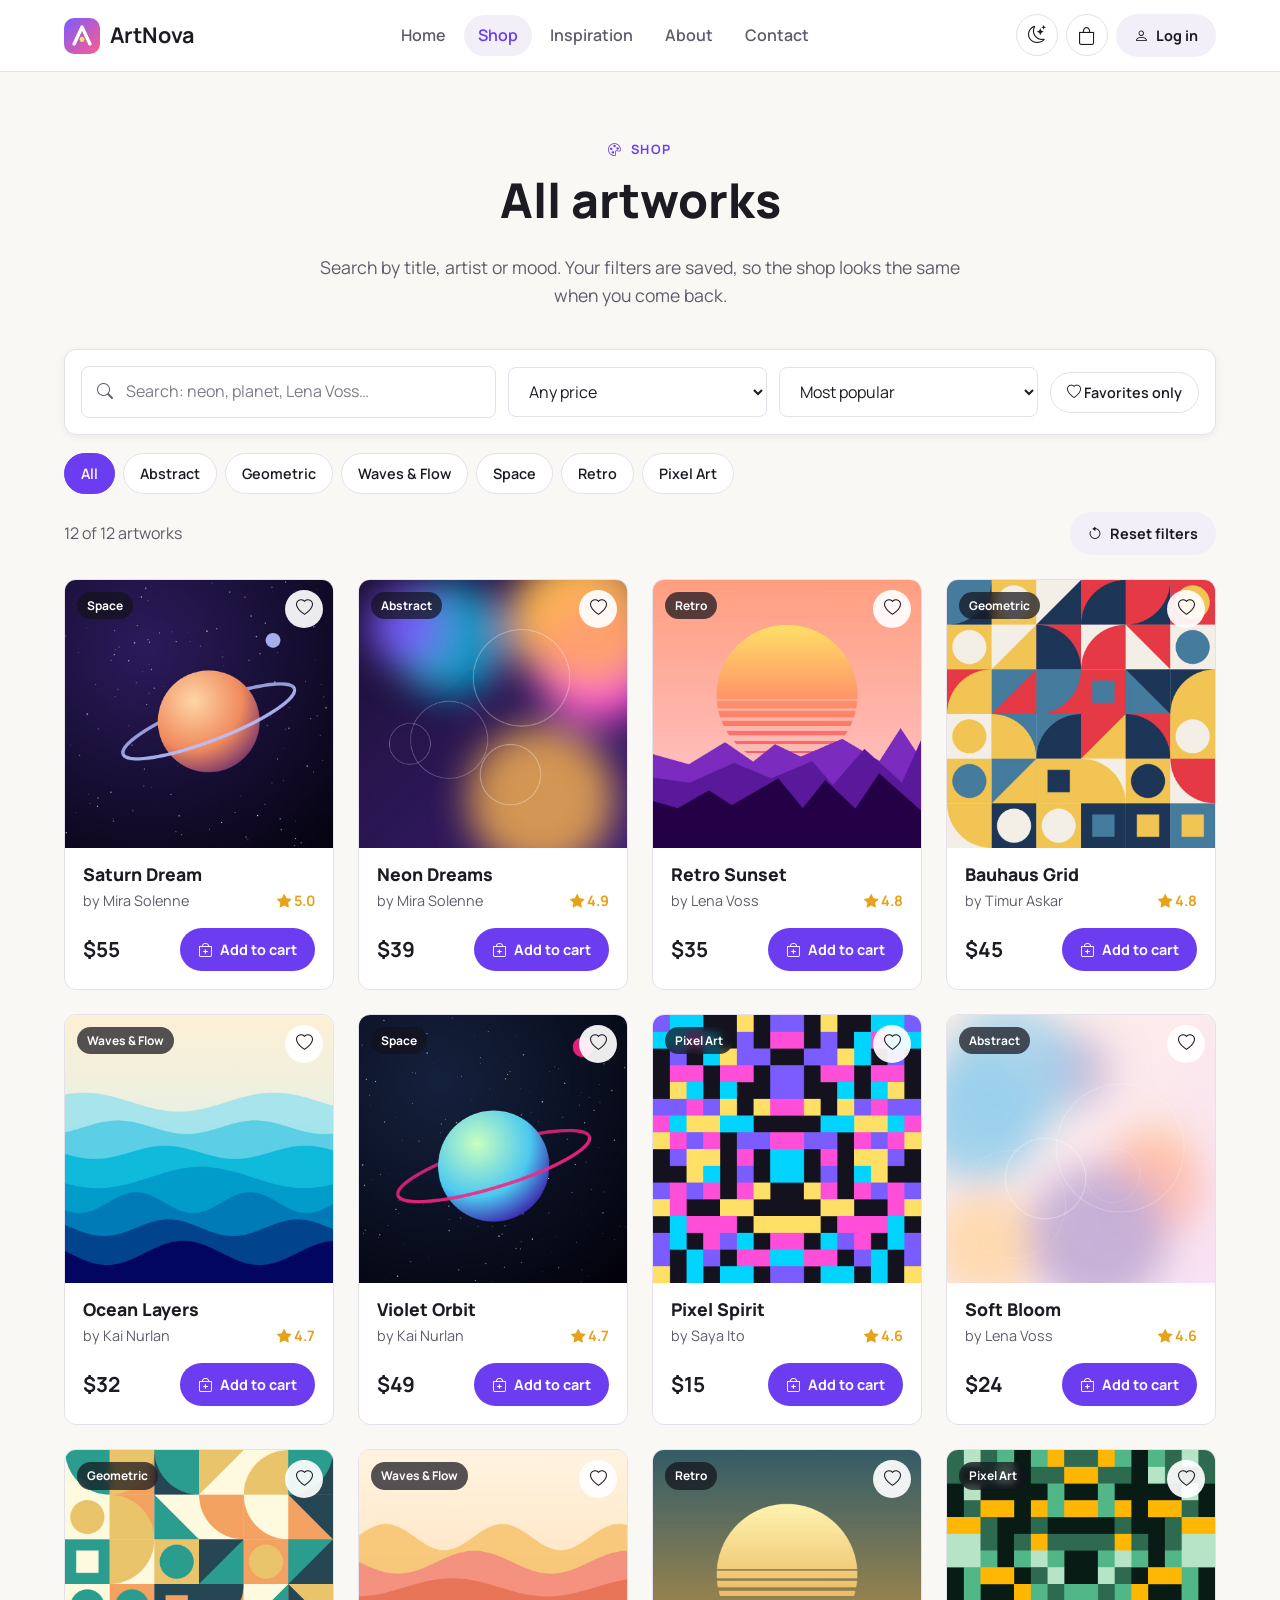
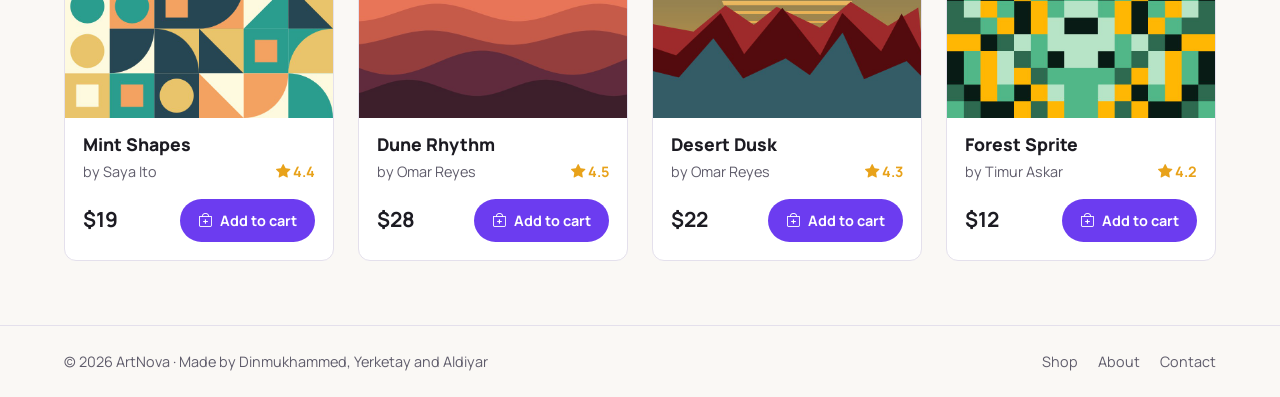
<file: shop.html>
<!DOCTYPE html>
<html lang="en">
<head>
  <meta charset="UTF-8">
  <meta name="viewport" content="width=device-width, initial-scale=1.0">
  <title>Shop — ArtNova</title>
  <meta name="description" content="Browse, search and filter original digital artworks at ArtNova.">
  <link rel="icon" type="image/jpeg" href="images/logo.jpg">
  <link rel="preconnect" href="https://fonts.googleapis.com">
  <link rel="preconnect" href="https://fonts.gstatic.com" crossorigin>
  <link href="https://fonts.googleapis.com/css2?family=Manrope:wght@400;500;600;700;800&display=swap" rel="stylesheet">
  <link rel="stylesheet" href="https://cdn.jsdelivr.net/npm/bootstrap-icons@1.11.3/font/bootstrap-icons.min.css">
  <link rel="stylesheet" href="css/style.css">
  <!-- Apply the saved theme before the page paints, so there is no light/dark flash -->
  <script>
    try {
      var savedTheme = JSON.parse(localStorage.getItem("artnova-theme"));
      if (!savedTheme && window.matchMedia("(prefers-color-scheme: dark)").matches) savedTheme = "dark";
      document.documentElement.setAttribute("data-theme", savedTheme || "light");
    } catch (e) {}
  </script>
</head>
<body>
  <header class="site-header">
    <div class="container header-inner">
      <a href="index.html" class="logo" aria-label="ArtNova home">
        <img src="images/logo.jpg" alt="" width="36" height="36">
        <span>ArtNova</span>
      </a>

      <nav class="main-nav" aria-label="Main navigation">
        <ul>
          <li><a href="index.html">Home</a></li>
          <li><a href="shop.html">Shop</a></li>
          <li><a href="inspiration.html">Inspiration</a></li>
          <li><a href="about.html">About</a></li>
          <li><a href="contact.html">Contact</a></li>
        </ul>
      </nav>

      <div class="header-actions">
        <button class="icon-btn theme-toggle" type="button" aria-label="Switch to dark mode">
          <i class="bi bi-moon-stars"></i>
        </button>
        <a href="cart.html" class="icon-btn" aria-label="Shopping cart">
          <i class="bi bi-bag"></i>
          <span class="cart-count" data-count="0"></span>
        </a>
        <a href="login.html" class="btn btn-ghost btn-sm login-link">
          <i class="bi bi-person"></i><span>Log in</span>
        </a>
        <button class="icon-btn menu-toggle" type="button" aria-label="Open menu" aria-expanded="false">
          <i class="bi bi-list"></i>
        </button>
      </div>
    </div>
  </header>

  <main>
    <section class="page-hero">
      <div class="container">
        <span class="eyebrow"><i class="bi bi-palette"></i> Shop</span>
        <h1>All artworks</h1>
        <p>Search by title, artist or mood. Your filters are saved, so the shop looks the same when you come back.</p>
      </div>
    </section>

    <section class="container">
      <div class="card toolbar">
        <div class="search-box">
          <label for="searchInput" class="visually-hidden">Search artworks</label>
          <i class="bi bi-search"></i>
          <input class="input" type="search" id="searchInput" placeholder="Search: neon, planet, Lena Voss…" autocomplete="off">
        </div>
        <div>
          <label for="priceFilter" class="visually-hidden">Price</label>
          <select class="select" id="priceFilter">
            <option value="any">Any price</option>
            <option value="under20">Under $20</option>
            <option value="20to40">$20 – $40</option>
            <option value="over40">Over $40</option>
          </select>
        </div>
        <div>
          <label for="sortSelect" class="visually-hidden">Sort by</label>
          <select class="select" id="sortSelect">
            <option value="popular">Most popular</option>
            <option value="newest">Newest</option>
            <option value="rating">Best rated</option>
            <option value="priceAsc">Price: low to high</option>
            <option value="priceDesc">Price: high to low</option>
          </select>
        </div>
        <button class="chip" id="favOnly" type="button" aria-pressed="false"><i class="bi bi-heart"></i> Favorites only</button>
      </div>

      <div class="chips" id="categoryChips" aria-label="Filter by category"></div>

      <div class="results-bar">
        <span id="resultCount" aria-live="polite"></span>
        <button class="btn btn-ghost btn-sm" id="resetFilters" type="button"><i class="bi bi-arrow-counterclockwise"></i> Reset filters</button>
      </div>

      <div class="grid grid-4 shop-grid" id="shopGrid"></div>
    </section>

    <!-- Quick view modal (filled by js/shop.js) -->
    <div class="modal" id="quickView" role="dialog" aria-modal="true" aria-labelledby="qvTitle">
      <div class="modal-box">
        <button class="icon-btn modal-close" type="button" aria-label="Close"><i class="bi bi-x-lg"></i></button>
        <img src="images/neon-dreams.jpg" alt="">
        <div class="modal-content">
          <span class="eyebrow" id="qvCategory"></span>
          <h2 id="qvTitle"></h2>
          <p class="muted" id="qvArtist" style="margin:0"></p>
          <p class="rating" id="qvRating"></p>
          <p id="qvDesc"></p>
          <div class="tags" id="qvTags"></div>
          <ul class="check-list">
            <li><i class="bi bi-check-circle-fill"></i> Vector SVG + PNG up to 8K</li>
            <li><i class="bi bi-check-circle-fill"></i> Instant download after purchase</li>
          </ul>
          <div class="art-foot">
            <span class="price" id="qvPrice"></span>
            <button class="btn btn-primary" id="qvAdd" type="button"><i class="bi bi-bag-plus"></i> Add to cart</button>
          </div>
        </div>
      </div>
    </div>
  </main>

  <footer class="site-footer">
    <div class="container footer-inner">
      <p>© <span id="year">2026</span> ArtNova · Made by Dinmukhammed, Yerketay and Aldiyar</p>
      <ul class="footer-links">
        <li><a href="shop.html">Shop</a></li>
        <li><a href="about.html">About</a></li>
        <li><a href="contact.html">Contact</a></li>
      </ul>
    </div>
  </footer>

  <script src="js/data.js"></script>
  <script src="js/script.js"></script>
  <script src="js/shop.js"></script>
</body>
</html>
</file>
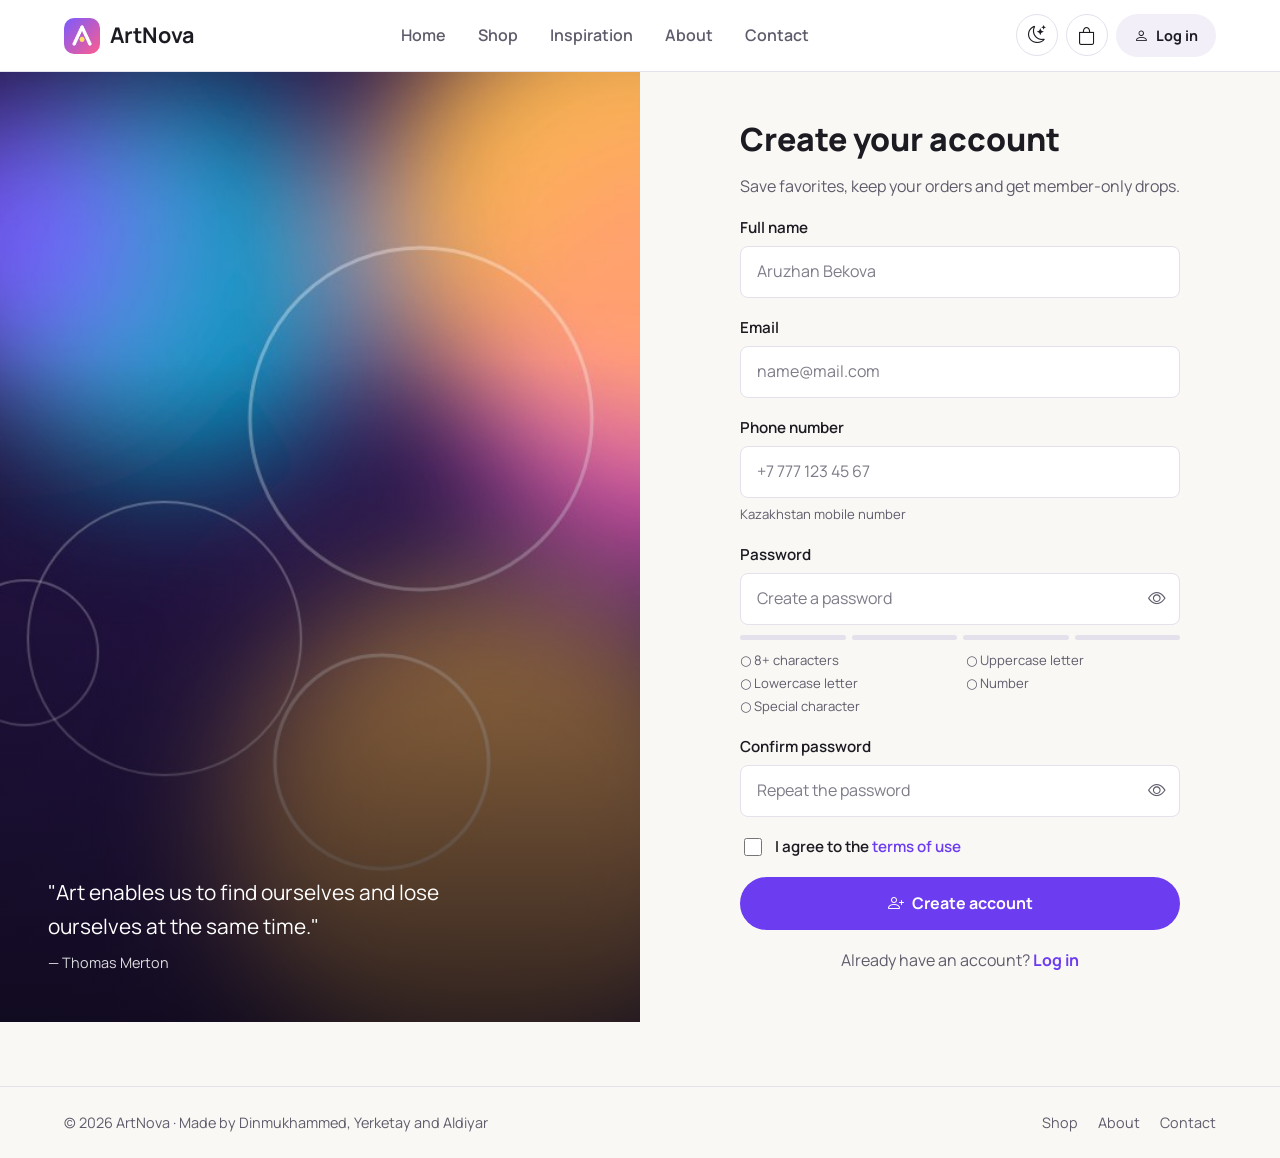
<file: signup.html>
<!DOCTYPE html>
<html lang="en">
<head>
  <meta charset="UTF-8">
  <meta name="viewport" content="width=device-width, initial-scale=1.0">
  <title>Sign Up — ArtNova</title>
  <meta name="description" content="Create a free ArtNova account to save favorites and orders.">
  <link rel="icon" type="image/jpeg" href="images/logo.jpg">
  <link rel="preconnect" href="https://fonts.googleapis.com">
  <link rel="preconnect" href="https://fonts.gstatic.com" crossorigin>
  <link href="https://fonts.googleapis.com/css2?family=Manrope:wght@400;500;600;700;800&display=swap" rel="stylesheet">
  <link rel="stylesheet" href="https://cdn.jsdelivr.net/npm/bootstrap-icons@1.11.3/font/bootstrap-icons.min.css">
  <link rel="stylesheet" href="css/style.css">
  <!-- Apply the saved theme before the page paints, so there is no light/dark flash -->
  <script>
    try {
      var savedTheme = JSON.parse(localStorage.getItem("artnova-theme"));
      if (!savedTheme && window.matchMedia("(prefers-color-scheme: dark)").matches) savedTheme = "dark";
      document.documentElement.setAttribute("data-theme", savedTheme || "light");
    } catch (e) {}
  </script>
</head>
<body>
  <header class="site-header">
    <div class="container header-inner">
      <a href="index.html" class="logo" aria-label="ArtNova home">
        <img src="images/logo.jpg" alt="" width="36" height="36">
        <span>ArtNova</span>
      </a>

      <nav class="main-nav" aria-label="Main navigation">
        <ul>
          <li><a href="index.html">Home</a></li>
          <li><a href="shop.html">Shop</a></li>
          <li><a href="inspiration.html">Inspiration</a></li>
          <li><a href="about.html">About</a></li>
          <li><a href="contact.html">Contact</a></li>
        </ul>
      </nav>

      <div class="header-actions">
        <button class="icon-btn theme-toggle" type="button" aria-label="Switch to dark mode">
          <i class="bi bi-moon-stars"></i>
        </button>
        <a href="cart.html" class="icon-btn" aria-label="Shopping cart">
          <i class="bi bi-bag"></i>
          <span class="cart-count" data-count="0"></span>
        </a>
        <a href="login.html" class="btn btn-ghost btn-sm login-link">
          <i class="bi bi-person"></i><span>Log in</span>
        </a>
        <button class="icon-btn menu-toggle" type="button" aria-label="Open menu" aria-expanded="false">
          <i class="bi bi-list"></i>
        </button>
      </div>
    </div>
  </header>

  <main class="auth-wrap">
    <div class="auth-art" style="background-image:url('images/neon-dreams.jpg')">
      <blockquote>"Art enables us to find ourselves and lose ourselves at the same time."
        <cite>— Thomas Merton</cite>
      </blockquote>
    </div>
    <div class="auth-form-side">
      <div class="auth-box">
        <h1 style="font-size:2rem">Create your account</h1>
        <p class="muted">Save favorites, keep your orders and get member-only drops.</p>
        <form id="signupForm" class="form" novalidate>
          <div class="form-alert" role="status"></div>
          <div class="form-group">
            <label for="signupName">Full name</label>
            <input class="input" type="text" id="signupName" name="fullName" placeholder="Aruzhan Bekova" autocomplete="name"
              data-validate="required name" data-label="full name" aria-describedby="signupName-error">
            <small class="error-msg" id="signupName-error" aria-live="polite"></small>
          </div>
          <div class="form-group">
            <label for="signupEmail">Email</label>
            <input class="input" type="text" id="signupEmail" name="email" placeholder="name@mail.com" autocomplete="email"
              data-validate="required email" data-label="email" aria-describedby="signupEmail-error">
            <small class="error-msg" id="signupEmail-error" aria-live="polite"></small>
          </div>
          <div class="form-group">
            <label for="signupPhone">Phone number</label>
            <input class="input" type="tel" id="signupPhone" name="phone" placeholder="+7 777 123 45 67" autocomplete="tel"
              data-validate="required phone" data-label="phone number" aria-describedby="signupPhone-error signupPhone-hint">
            <span class="hint" id="signupPhone-hint">Kazakhstan mobile number</span>
            <small class="error-msg" id="signupPhone-error" aria-live="polite"></small>
          </div>
          <div class="form-group">
            <label for="signupPassword">Password</label>
            <div class="input-wrap">
              <input class="input" type="password" id="signupPassword" name="password" placeholder="Create a password" autocomplete="new-password"
                data-validate="required password" data-label="password" aria-describedby="signupPassword-error passRules">
              <button class="toggle-pass" type="button" aria-label="Show password"><i class="bi bi-eye"></i></button>
            </div>
            <div class="strength" id="strength" data-level="0" aria-hidden="true"><span></span><span></span><span></span><span></span></div>
            <ul class="pass-rules" id="passRules">
              <li data-rule="length">8+ characters</li>
              <li data-rule="upper">Uppercase letter</li>
              <li data-rule="lower">Lowercase letter</li>
              <li data-rule="number">Number</li>
              <li data-rule="special">Special character</li>
            </ul>
            <small class="error-msg" id="signupPassword-error" aria-live="polite"></small>
          </div>
          <div class="form-group">
            <label for="signupConfirm">Confirm password</label>
            <div class="input-wrap">
              <input class="input" type="password" id="signupConfirm" name="confirm" placeholder="Repeat the password" autocomplete="new-password"
                data-validate="required" data-label="password again" aria-describedby="signupConfirm-error" data-match="signupPassword">
              <button class="toggle-pass" type="button" aria-label="Show password"><i class="bi bi-eye"></i></button>
            </div>
            <small class="error-msg" id="signupConfirm-error" aria-live="polite"></small>
          </div>
          <div class="form-group">
            <label class="checkbox">
              <input type="checkbox" id="signupTerms" name="terms" data-validate="checkbox" data-label="terms" aria-describedby="signupTerms-error">
              <span>I agree to the <a href="about.html">terms of use</a></span>
            </label>
            <small class="error-msg" id="signupTerms-error" aria-live="polite"></small>
          </div>
          <button type="submit" class="btn btn-primary btn-block"><i class="bi bi-person-plus"></i> Create account</button>
          <p class="muted" style="text-align:center;margin:0">Already have an account? <a href="login.html">Log in</a></p>
        </form>
      </div>
    </div>
  </main>

  <footer class="site-footer">
    <div class="container footer-inner">
      <p>© <span id="year">2026</span> ArtNova · Made by Dinmukhammed, Yerketay and Aldiyar</p>
      <ul class="footer-links">
        <li><a href="shop.html">Shop</a></li>
        <li><a href="about.html">About</a></li>
        <li><a href="contact.html">Contact</a></li>
      </ul>
    </div>
  </footer>

  <script src="js/data.js"></script>
  <script src="js/script.js"></script>
  <script src="js/validation.js"></script>
  <script src="js/auth.js"></script>
</body>
</html>
</file>
<file: css/style.css>
/* ==========================================================================
   ArtNova — Digital Art Store
   Main stylesheet. Structure:
   1. Design tokens (light / dark themes)
   2. Base & typography
   3. Layout helpers
   4. Header & navigation
   5. Buttons & form controls
   6. Components (cards, chips, modal, toast…)
   7. Page sections
   8. Animations
   9. Responsive breakpoints
   ========================================================================== */

/* 1. Design tokens -------------------------------------------------------- */
:root {
  --bg: #faf8f5;
  --surface: #ffffff;
  --surface-2: #f2eff9;
  --text: #1c1b22;
  --muted: #5f5c6b;
  --border: #e4e0ec;
  --primary: #6c3cf0;
  --primary-hover: #5a2bd9;
  --on-primary: #ffffff;
  --accent: #e8476b;
  --success: #1f8a4c;
  --error: #c62839;
  --error-bg: #fdecee;
  --shadow-sm: 0 2px 8px rgba(28, 27, 34, 0.06);
  --shadow-md: 0 10px 30px rgba(28, 27, 34, 0.10);
  --shadow-lg: 0 8px 20px rgba(28, 27, 34, 0.12);
  --radius: 12px;
  --radius-sm: 8px;
  --header-h: 72px;
  --font-body: "Manrope", system-ui, -apple-system, "Segoe UI", sans-serif;
  --font-head: var(--font-body);
  color-scheme: light;
}

/* Dark theme is applied with data-theme="dark" on <html> (set by js/script.js) */
:root[data-theme="dark"] {
  --bg: #121118;
  --surface: #1c1a25;
  --surface-2: #262335;
  --text: #f1eff7;
  --muted: #aaa6bb;
  --border: #34304a;
  --primary: #a688ff;
  --primary-hover: #bba5ff;
  --on-primary: #14121c;
  --accent: #ff7a98;
  --success: #4fd18b;
  --error: #ff7b88;
  --error-bg: #3a1d24;
  --shadow-sm: 0 2px 8px rgba(0, 0, 0, 0.35);
  --shadow-md: 0 10px 30px rgba(0, 0, 0, 0.45);
  --shadow-lg: 0 8px 20px rgba(0, 0, 0, 0.4);
  color-scheme: dark;
}

/* 2. Base & typography ---------------------------------------------------- */
*,
*::before,
*::after { box-sizing: border-box; }

html { scroll-behavior: smooth; }

body {
  margin: 0;
  font-family: var(--font-body);
  font-size: 16px;
  line-height: 1.6;
  color: var(--text);
  background: var(--bg);
  transition: background-color 0.3s ease, color 0.3s ease;
  overflow-x: hidden;
}

h1, h2, h3, h4 {
  font-family: var(--font-head);
  font-weight: 800;
  line-height: 1.2;
  margin: 0 0 0.5em;
}

h1 { font-size: clamp(2rem, 4.5vw, 3rem); }
h2 { font-size: clamp(1.6rem, 3vw, 2.1rem); }
h3 { font-size: 1.25rem; }

p { margin: 0 0 1em; }

a { color: var(--primary); text-decoration: none; }
a:hover { color: var(--primary-hover); }

img { max-width: 100%; display: block; }

:focus-visible {
  outline: 3px solid var(--primary);
  outline-offset: 2px;
  border-radius: 6px;
}

.text-gradient { color: var(--primary); }

.muted { color: var(--muted); }

.visually-hidden {
  position: absolute !important;
  width: 1px; height: 1px;
  overflow: hidden;
  clip: rect(0 0 0 0);
  white-space: nowrap;
}

/* 3. Layout helpers ------------------------------------------------------- */
.container {
  width: 100%;
  max-width: 1200px;
  margin: 0 auto;
  padding: 0 24px;
}

.section { padding: 80px 0; }
.section-alt { background: var(--surface-2); }

.section-head {
  display: flex;
  align-items: flex-end;
  justify-content: space-between;
  gap: 16px;
  flex-wrap: wrap;
  margin-bottom: 36px;
}

.section-head p { max-width: 560px; color: var(--muted); margin: 0; }

.eyebrow {
  display: inline-flex;
  align-items: center;
  gap: 8px;
  font-size: 0.8rem;
  font-weight: 700;
  letter-spacing: 0.12em;
  text-transform: uppercase;
  color: var(--primary);
  margin-bottom: 12px;
}

.grid { display: grid; gap: 24px; }
.grid-2 { grid-template-columns: repeat(2, 1fr); }
.grid-3 { grid-template-columns: repeat(3, 1fr); }
.grid-4 { grid-template-columns: repeat(4, 1fr); }

.page-hero {
  padding: 64px 0 40px;
  text-align: center;
}

.page-hero p {
  max-width: 640px;
  margin: 0 auto;
  color: var(--muted);
  font-size: 1.1rem;
}

main { min-height: calc(100vh - var(--header-h) - 300px); }

/* 4. Header & navigation -------------------------------------------------- */
.site-header {
  position: sticky;
  top: 0;
  z-index: 100;
  height: var(--header-h);
  background: var(--surface);
  border-bottom: 1px solid var(--border);
}

.header-inner {
  height: 100%;
  display: flex;
  align-items: center;
  justify-content: space-between;
  gap: 16px;
}

.logo {
  display: flex;
  align-items: center;
  gap: 10px;
  font-family: var(--font-head);
  font-weight: 700;
  font-size: 1.35rem;
  color: var(--text);
}

.logo img { width: 36px; height: 36px; border-radius: 10px; transition: transform 0.5s ease; }
.logo:hover { color: var(--text); }
.logo:hover img { transform: rotate(-12deg) scale(1.08); }

.main-nav ul {
  display: flex;
  align-items: center;
  gap: 4px;
  list-style: none;
  margin: 0;
  padding: 0;
}

.main-nav a {
  display: block;
  padding: 8px 14px;
  border-radius: 999px;
  color: var(--muted);
  font-weight: 600;
  transition: color 0.2s ease, background-color 0.2s ease;
}

.main-nav a:hover { color: var(--text); background: var(--surface-2); }

.main-nav a.active { color: var(--primary); background: var(--surface-2); }

.header-actions { display: flex; align-items: center; gap: 8px; }

.icon-btn {
  position: relative;
  display: inline-grid;
  place-items: center;
  width: 42px;
  height: 42px;
  border-radius: 50%;
  border: 1px solid var(--border);
  background: var(--surface);
  color: var(--text);
  font-size: 1.1rem;
  cursor: pointer;
  transition: transform 0.2s ease, border-color 0.2s ease, color 0.2s ease;
}

.icon-btn:hover { border-color: var(--primary); color: var(--primary); transform: translateY(-2px); }

/* Theme toggle: icon spins on hover / when switching */
.theme-toggle i { transition: transform 0.5s ease; }
.theme-toggle:hover i { transform: rotate(180deg); }

.cart-count {
  position: absolute;
  top: -4px;
  right: -4px;
  min-width: 20px;
  height: 20px;
  padding: 0 5px;
  border-radius: 999px;
  background: var(--accent);
  color: #fff;
  font-size: 0.72rem;
  font-weight: 700;
  display: grid;
  place-items: center;
}

.cart-count:empty,
.cart-count[data-count="0"] { display: none; }

.menu-toggle { display: none; }

/* 5. Buttons & form controls ---------------------------------------------- */
.btn {
  display: inline-flex;
  align-items: center;
  justify-content: center;
  gap: 8px;
  padding: 12px 24px;
  border-radius: 999px;
  border: 2px solid transparent;
  font: inherit;
  font-weight: 700;
  cursor: pointer;
  text-align: center;
  transition: transform 0.25s ease, box-shadow 0.25s ease, background-color 0.25s ease, color 0.25s ease, border-color 0.25s ease;
}

.btn i { transition: transform 0.3s ease; }
.btn:hover i.bi-arrow-right { transform: translateX(4px); }

.btn-primary { background: var(--primary); color: var(--on-primary); }
.btn-primary:hover {
  background: var(--primary-hover);
  color: var(--on-primary);
  transform: translateY(-2px);
  box-shadow: var(--shadow-lg);
}

.btn-outline { border-color: var(--border); color: var(--text); background: transparent; }
.btn-outline:hover { border-color: var(--primary); color: var(--primary); transform: translateY(-2px); }

.btn-ghost { background: var(--surface-2); color: var(--text); }
.btn-ghost:hover { color: var(--primary); transform: translateY(-2px); }

.btn-danger { background: transparent; border-color: var(--error); color: var(--error); }
.btn-danger:hover { background: var(--error); color: #fff; }

.btn-sm { padding: 8px 16px; font-size: 0.9rem; }
.btn-block { width: 100%; }
.btn:disabled { opacity: 0.6; cursor: not-allowed; transform: none; box-shadow: none; }

.form { display: grid; gap: 18px; }

.form-row { display: grid; grid-template-columns: 1fr 1fr; gap: 18px; }

.form-group { display: flex; flex-direction: column; gap: 6px; }

.form-group label { font-weight: 600; font-size: 0.95rem; }

.input,
.select,
.textarea {
  width: 100%;
  padding: 12px 16px;
  border: 1.5px solid var(--border);
  border-radius: var(--radius-sm);
  background: var(--surface);
  color: var(--text);
  font: inherit;
  transition: border-color 0.2s ease, box-shadow 0.2s ease;
}

.textarea { min-height: 140px; resize: vertical; }

.input::placeholder,
.textarea::placeholder { color: var(--muted); opacity: 0.8; }

.input:focus,
.select:focus,
.textarea:focus {
  outline: none;
  border-color: var(--primary);
  box-shadow: 0 0 0 4px color-mix(in srgb, var(--primary) 18%, transparent);
}

/* Validation states (toggled by js/validation.js) */
.form-group.has-error .input,
.form-group.has-error .select,
.form-group.has-error .textarea { border-color: var(--error); }

.form-group.is-valid .input,
.form-group.is-valid .select,
.form-group.is-valid .textarea { border-color: var(--success); }

.error-msg {
  display: none;
  align-items: center;
  gap: 6px;
  color: var(--error);
  font-size: 0.85rem;
  font-weight: 600;
}

.form-group.has-error .error-msg { display: flex; animation: shake 0.35s ease; }

.hint { font-size: 0.82rem; color: var(--muted); }

.input-wrap { position: relative; }
.input-wrap .input { padding-right: 48px; }

.toggle-pass {
  position: absolute;
  right: 6px;
  top: 50%;
  transform: translateY(-50%);
  border: 0;
  background: transparent;
  color: var(--muted);
  font-size: 1.1rem;
  padding: 8px;
  cursor: pointer;
}

.toggle-pass:hover { color: var(--primary); }

.checkbox {
  display: flex;
  align-items: flex-start;
  gap: 10px;
  font-size: 0.95rem;
  cursor: pointer;
}

.checkbox input { width: 18px; height: 18px; margin-top: 3px; accent-color: var(--primary); }

/* Password strength meter */
.strength { display: flex; gap: 6px; margin-top: 4px; }
.strength span {
  flex: 1;
  height: 5px;
  border-radius: 99px;
  background: var(--border);
  transition: background-color 0.3s ease;
}
.strength[data-level="1"] span:nth-child(-n+1) { background: var(--error); }
.strength[data-level="2"] span:nth-child(-n+2) { background: #e8902a; }
.strength[data-level="3"] span:nth-child(-n+3) { background: #d4b82a; }
.strength[data-level="4"] span:nth-child(-n+4) { background: var(--success); }

.pass-rules {
  list-style: none;
  padding: 0;
  margin: 4px 0 0;
  display: grid;
  grid-template-columns: 1fr 1fr;
  gap: 2px 12px;
  font-size: 0.82rem;
  color: var(--muted);
}

.pass-rules li::before { content: "○ "; }
.pass-rules li.ok { color: var(--success); }
.pass-rules li.ok::before { content: "✓ "; }

.form-alert {
  display: none;
  padding: 12px 16px;
  border-radius: var(--radius-sm);
  font-weight: 600;
}

.form-alert.show { display: flex; gap: 8px; align-items: center; }
.form-alert.error { background: var(--error-bg); color: var(--error); }
.form-alert.success { background: color-mix(in srgb, var(--success) 14%, transparent); color: var(--success); }

/* 6. Components ----------------------------------------------------------- */
.card {
  background: var(--surface);
  border: 1px solid var(--border);
  border-radius: var(--radius);
  box-shadow: var(--shadow-sm);
}

.card-pad { padding: 28px; }

/* Product card */
.art-card {
  display: flex;
  flex-direction: column;
  overflow: hidden;
  background: var(--surface);
  border: 1px solid var(--border);
  border-radius: var(--radius);
  transition: transform 0.3s ease, box-shadow 0.3s ease;
}

.art-card:hover { transform: translateY(-4px); box-shadow: var(--shadow-md); }

.art-thumb {
  position: relative;
  aspect-ratio: 1 / 1;
  overflow: hidden;
  background: var(--surface-2);
  cursor: pointer;
}

.art-thumb img {
  width: 100%;
  height: 100%;
  object-fit: cover;
  transition: transform 0.6s ease;
}

.art-card:hover .art-thumb img { transform: scale(1.07); }

.badge {
  position: absolute;
  top: 12px;
  left: 12px;
  padding: 4px 10px;
  border-radius: 999px;
  background: rgba(20, 18, 28, 0.72);
  color: #fff;
  font-size: 0.75rem;
  font-weight: 700;
  backdrop-filter: blur(4px);
}

.fav-btn {
  position: absolute;
  top: 10px;
  right: 10px;
  width: 38px;
  height: 38px;
  border-radius: 50%;
  border: 0;
  background: rgba(255, 255, 255, 0.92);
  color: #1c1b22;
  font-size: 1.05rem;
  display: grid;
  place-items: center;
  cursor: pointer;
  transition: transform 0.2s ease;
}

.fav-btn:hover { transform: scale(1.12); }
.fav-btn.active { color: #e8476b; }
.fav-btn.active i { animation: pop 0.35s ease; }

.art-body {
  display: flex;
  flex-direction: column;
  gap: 4px;
  padding: 16px 18px 18px;
  flex: 1;
}

.art-body h3 { margin: 0; font-size: 1.1rem; }

.art-meta {
  display: flex;
  justify-content: space-between;
  align-items: center;
  color: var(--muted);
  font-size: 0.9rem;
}

.rating { color: #e8a21a; font-weight: 700; }

.art-foot {
  display: flex;
  align-items: center;
  justify-content: space-between;
  gap: 10px;
  margin-top: auto;
  padding-top: 12px;
}

.price { font-family: var(--font-head); font-size: 1.3rem; font-weight: 700; }

/* Chips (category filters / quick searches) */
.chips { display: flex; flex-wrap: wrap; gap: 8px; }

.chip {
  padding: 8px 16px;
  border-radius: 999px;
  border: 1.5px solid var(--border);
  background: var(--surface);
  color: var(--text);
  font: inherit;
  font-size: 0.9rem;
  font-weight: 600;
  cursor: pointer;
  transition: all 0.2s ease;
}

.chip:hover { border-color: var(--primary); color: var(--primary); transform: translateY(-2px); }
.chip.active { background: var(--primary); border-color: var(--primary); color: var(--on-primary); }

/* Feature / info card */
.feature {
  padding: 28px;
  border-radius: var(--radius);
  background: var(--surface);
  border: 1px solid var(--border);
  transition: transform 0.3s ease, box-shadow 0.3s ease;
}

.feature:hover { transform: translateY(-4px); box-shadow: var(--shadow-md); }

.feature-icon {
  width: 48px;
  height: 48px;
  border-radius: 12px;
  display: grid;
  place-items: center;
  margin-bottom: 16px;
  font-size: 1.3rem;
  color: var(--primary);
  background: var(--surface-2);
  transition: transform 0.3s ease;
}

.feature:hover .feature-icon { transform: scale(1.1); }

.feature p { color: var(--muted); margin: 0; }

/* Toast notification */
.toast-wrap {
  position: fixed;
  bottom: 24px;
  right: 24px;
  z-index: 300;
  display: flex;
  flex-direction: column;
  gap: 10px;
}

.toast {
  display: flex;
  align-items: center;
  gap: 10px;
  padding: 14px 18px;
  border-radius: 12px;
  background: var(--text);
  color: var(--bg);
  font-weight: 600;
  box-shadow: var(--shadow-md);
  animation: toast-in 0.35s ease;
}

.toast.hide { animation: toast-out 0.3s ease forwards; }

/* Modal (product quick view) */
.modal {
  position: fixed;
  inset: 0;
  z-index: 200;
  display: none;
  align-items: center;
  justify-content: center;
  padding: 20px;
  background: rgba(10, 8, 18, 0.6);
  backdrop-filter: blur(4px);
}

.modal.open { display: flex; animation: fade-in 0.25s ease; }

.modal-box {
  position: relative;
  width: 100%;
  max-width: 880px;
  max-height: 90vh;
  overflow: auto;
  display: grid;
  grid-template-columns: 1fr 1fr;
  background: var(--surface);
  border-radius: var(--radius);
  box-shadow: var(--shadow-md);
  animation: scale-in 0.3s ease;
}

.modal-box img { width: 100%; height: 100%; object-fit: cover; min-height: 280px; }

.modal-content { padding: 32px; display: flex; flex-direction: column; gap: 10px; }

.modal-close { position: absolute; top: 12px; right: 12px; z-index: 2; }

.tags { display: flex; flex-wrap: wrap; gap: 6px; }

.tag {
  padding: 3px 10px;
  border-radius: 999px;
  background: var(--surface-2);
  color: var(--muted);
  font-size: 0.8rem;
  font-weight: 600;
}

.empty-state {
  grid-column: 1 / -1;
  text-align: center;
  padding: 60px 20px;
  color: var(--muted);
}

/* only the big icon on top, not the small icons inside buttons (that broke "Go to shop") */
.empty-state > i { font-size: 3rem; color: var(--primary); display: block; margin-bottom: 12px; }

/* 7. Page sections -------------------------------------------------------- */

/* Home hero */
.hero { padding: 64px 0 72px; }

.hero-grid {
  display: grid;
  grid-template-columns: 1.05fr 1fr;
  gap: 48px;
  align-items: center;
}

.hero p.lead { font-size: 1.15rem; color: var(--muted); max-width: 520px; }

.hero-actions { display: flex; gap: 12px; flex-wrap: wrap; margin: 28px 0 36px; }

.stats { display: flex; gap: 36px; flex-wrap: wrap; }
.stats strong { display: block; font-family: var(--font-head); font-size: 1.8rem; }
.stats span { color: var(--muted); font-size: 0.9rem; }

/* One simple picture on the right side of the hero */
.hero-art { max-width: 440px; justify-self: center; width: 100%; }

.hero-art img {
  width: 100%;
  border-radius: var(--radius);
  box-shadow: var(--shadow-md);
  transition: transform 0.4s ease;
}

.hero-art img:hover { transform: scale(1.02); }

/* Category tiles */
.cat-tile {
  position: relative;
  display: block;
  aspect-ratio: 4 / 3;
  border-radius: var(--radius);
  overflow: hidden;
  color: #fff;
}

.cat-tile img { width: 100%; height: 100%; object-fit: cover; transition: transform 0.6s ease; }

.cat-tile::after {
  content: "";
  position: absolute;
  inset: 0;
  background: linear-gradient(180deg, transparent 35%, rgba(10, 8, 18, 0.82));
}

.cat-tile span {
  position: absolute;
  left: 18px;
  bottom: 14px;
  z-index: 1;
  font-family: var(--font-head);
  font-size: 1.2rem;
  font-weight: 700;
}

.cat-tile small { display: block; font-family: var(--font-body); font-weight: 500; opacity: 0.85; font-size: 0.85rem; }

.cat-tile:hover { color: #fff; }
.cat-tile:hover img { transform: scale(1.08); }

/* Round avatar with initials (team, profile) */
.avatar {
  flex-shrink: 0;
  width: 44px;
  height: 44px;
  border-radius: 50%;
  display: grid;
  place-items: center;
  background: var(--primary);
  color: var(--on-primary);
  font-weight: 700;
}

/* Newsletter block */
.cta {
  padding: 40px;
  border-radius: var(--radius);
  background: var(--surface-2);
  border: 1px solid var(--border);
  display: grid;
  grid-template-columns: 1.2fr 1fr;
  gap: 32px;
  align-items: center;
}

.cta p { color: var(--muted); margin: 0; }
.cta .newsletter { display: flex; gap: 10px; align-items: flex-start; }
.cta .newsletter .form-group { flex: 1; }
.cta .btn-light { background: var(--primary); color: var(--on-primary); }
.cta .btn-light:hover { background: var(--primary-hover); transform: translateY(-2px); }

/* Shop toolbar */
.toolbar {
  display: grid;
  grid-template-columns: 1.6fr 1fr 1fr auto;
  gap: 12px;
  align-items: center;
  padding: 16px;
  margin-bottom: 18px;
}

.search-box { position: relative; }
.search-box i { position: absolute; left: 16px; top: 50%; transform: translateY(-50%); color: var(--muted); }
.search-box .input { padding-left: 44px; }

.results-bar {
  display: flex;
  justify-content: space-between;
  align-items: center;
  gap: 12px;
  flex-wrap: wrap;
  margin: 18px 0 24px;
  color: var(--muted);
}

/* Inspiration (API) gallery */
.api-card { overflow: hidden; }
.api-card .art-thumb { aspect-ratio: 4 / 5; cursor: default; }
.api-card .art-body p { margin: 0; font-size: 0.9rem; color: var(--muted); }

.skeleton {
  border-radius: var(--radius);
  aspect-ratio: 4 / 6;
  background: linear-gradient(90deg, var(--surface-2) 25%, var(--border) 50%, var(--surface-2) 75%);
  background-size: 200% 100%;
  animation: shimmer 1.3s infinite linear;
}

.status-box {
  grid-column: 1 / -1;
  text-align: center;
  padding: 48px 20px;
  border-radius: var(--radius);
  border: 1.5px dashed var(--border);
  color: var(--muted);
}

.status-box.error { border-color: var(--error); color: var(--error); background: var(--error-bg); }
.status-box i { font-size: 2.4rem; display: block; margin-bottom: 10px; }

.spinner {
  width: 22px;
  height: 22px;
  border: 3px solid currentColor;
  border-right-color: transparent;
  border-radius: 50%;
  animation: spin 0.8s linear infinite;
  display: inline-block;
}

.recent { display: flex; flex-wrap: wrap; align-items: center; gap: 8px; margin-top: 14px; font-size: 0.9rem; color: var(--muted); }

/* Auth pages */
.auth-wrap {
  display: grid;
  grid-template-columns: 1fr 1fr;
  min-height: calc(100vh - var(--header-h));
}

.auth-art {
  position: relative;
  background-size: cover;
  background-position: center;
  display: flex;
  align-items: flex-end;
  padding: 48px;
  color: #fff;
}

.auth-art::before {
  content: "";
  position: absolute;
  inset: 0;
  background: linear-gradient(180deg, transparent 30%, rgba(10, 8, 18, 0.8));
}

.auth-art blockquote { position: relative; margin: 0; font-size: 1.3rem; font-family: var(--font-head); max-width: 420px; }
.auth-art cite { display: block; font-size: 0.9rem; font-style: normal; opacity: 0.85; margin-top: 8px; font-family: var(--font-body); }

.auth-form-side { display: flex; align-items: center; justify-content: center; padding: 48px 24px; }
.auth-box { width: 100%; max-width: 440px; }
.auth-box .muted a { font-weight: 700; }

/* Profile */
.profile-head {
  display: flex;
  align-items: center;
  gap: 24px;
  flex-wrap: wrap;
  padding: 32px;
}

.profile-head .avatar { width: 88px; height: 88px; font-size: 2rem; }
.profile-head h1 { font-size: 2rem; margin: 0; }
.profile-head .actions { margin-left: auto; display: flex; gap: 10px; flex-wrap: wrap; }

.info-list { list-style: none; padding: 0; margin: 0; display: grid; gap: 14px; }
.info-list li { display: flex; gap: 12px; align-items: center; }
.info-list i { width: 40px; height: 40px; border-radius: 12px; display: grid; place-items: center; background: var(--surface-2); color: var(--primary); }
.info-list small { display: block; color: var(--muted); font-size: 0.8rem; }

.stat-tile { padding: 22px; text-align: center; }
.stat-tile strong { display: block; font-family: var(--font-head); font-size: 2rem; }
.stat-tile span { color: var(--muted); font-size: 0.9rem; }

.order { padding: 18px 0; border-bottom: 1px solid var(--border); }
.order:last-child { border-bottom: 0; }
.order-top { display: flex; justify-content: space-between; gap: 10px; flex-wrap: wrap; font-weight: 700; }

/* Cart */
.cart-layout { display: grid; grid-template-columns: 1.6fr 1fr; gap: 28px; align-items: start; }

.cart-item {
  display: grid;
  grid-template-columns: 96px 1fr auto;
  gap: 18px;
  align-items: center;
  padding: 18px;
  border-bottom: 1px solid var(--border);
  animation: fade-in 0.3s ease;
}

.cart-item:last-child { border-bottom: 0; }
.cart-item img { width: 96px; height: 96px; border-radius: 12px; object-fit: cover; }
.cart-item h3 { margin: 0 0 4px; font-size: 1.05rem; }

.license-select { max-width: 220px; padding: 8px 12px; font-size: 0.9rem; }

.summary-row { display: flex; justify-content: space-between; padding: 8px 0; color: var(--muted); }
.summary-row.total { border-top: 1px solid var(--border); margin-top: 8px; padding-top: 14px; color: var(--text); font-size: 1.2rem; font-weight: 800; }

/* About / team */
.team-card { text-align: center; padding: 32px 24px; }
.team-card .avatar { width: 96px; height: 96px; font-size: 2rem; margin: 0 auto 16px; transition: transform 0.4s ease; }
.team-card:hover .avatar { transform: scale(1.08) rotate(-6deg); }
.team-card .role { color: var(--primary); font-weight: 700; font-size: 0.92rem; margin-bottom: 8px; }
.team-card p { color: var(--muted); margin: 0; font-size: 0.95rem; }

.split { display: grid; grid-template-columns: 1fr 1fr; gap: 48px; align-items: center; }
.split img { border-radius: 24px; box-shadow: var(--shadow-md); }

.check-list { list-style: none; padding: 0; margin: 16px 0 0; display: grid; gap: 10px; }
.check-list li { display: flex; gap: 10px; }
.check-list i { color: var(--success); }

/* FAQ accordion (native <details>) */
.faq { display: grid; gap: 12px; max-width: 820px; margin: 0 auto; }

.faq details {
  background: var(--surface);
  border: 1px solid var(--border);
  border-radius: var(--radius-sm);
  padding: 0 20px;
  transition: border-color 0.2s ease;
}

.faq details[open] { border-color: var(--primary); }

.faq summary {
  list-style: none;
  cursor: pointer;
  padding: 18px 0;
  font-weight: 700;
  display: flex;
  justify-content: space-between;
  gap: 12px;
}

.faq summary::-webkit-details-marker { display: none; }
.faq summary i { transition: transform 0.3s ease; color: var(--primary); }
.faq details[open] summary i { transform: rotate(45deg); }
.faq details p { color: var(--muted); padding-bottom: 18px; margin: 0; animation: fade-in 0.3s ease; }

/* Contact */
.contact-grid { display: grid; grid-template-columns: 1fr 1.5fr; gap: 28px; align-items: start; }

/* Footer */
.site-footer {
  margin-top: 64px;
  padding: 24px 0;
  border-top: 1px solid var(--border);
  color: var(--muted);
  font-size: 0.9rem;
}

.footer-inner {
  display: flex;
  justify-content: space-between;
  align-items: center;
  flex-wrap: wrap;
  gap: 12px;
}

.footer-inner p { margin: 0; }
.footer-links { display: flex; gap: 20px; list-style: none; margin: 0; padding: 0; }
.footer-links a { color: var(--muted); }
.footer-links a:hover { color: var(--primary); }

/* 404 */
.not-found { text-align: center; padding: 100px 0; }
.not-found .big { font-family: var(--font-head); font-size: clamp(5rem, 18vw, 10rem); font-weight: 700; line-height: 1; }

/* 8. Animations ----------------------------------------------------------- */
.reveal { opacity: 0; transform: translateY(28px); transition: opacity 0.7s ease, transform 0.7s ease; }
.reveal.visible { opacity: 1; transform: none; }

@keyframes fade-in { from { opacity: 0; } to { opacity: 1; } }
@keyframes scale-in { from { opacity: 0; transform: scale(0.94); } to { opacity: 1; transform: none; } }
@keyframes spin { to { transform: rotate(360deg); } }
@keyframes shimmer { from { background-position: 200% 0; } to { background-position: -200% 0; } }
@keyframes pop { 0% { transform: scale(1); } 50% { transform: scale(1.45); } 100% { transform: scale(1); } }
@keyframes shake { 0%, 100% { transform: translateX(0); } 25% { transform: translateX(-4px); } 75% { transform: translateX(4px); } }
@keyframes toast-in { from { opacity: 0; transform: translateY(16px); } to { opacity: 1; transform: none; } }
@keyframes toast-out { to { opacity: 0; transform: translateY(16px); } }

.theme-toggle.spin i { animation: spin 0.5s ease; }

/* Respect users who prefer less motion */
@media (prefers-reduced-motion: reduce) {
  *, *::before, *::after { animation-duration: 0.01ms !important; transition-duration: 0.01ms !important; }
  html { scroll-behavior: auto; }
  .reveal { opacity: 1; transform: none; }
}

/* 9. Responsive ----------------------------------------------------------- */
@media (max-width: 1024px) {
  .grid-4 { grid-template-columns: repeat(3, 1fr); }
  .toolbar { grid-template-columns: 1fr 1fr; }
  .toolbar .search-box { grid-column: 1 / -1; }
}

@media (max-width: 900px) {
  /* Mobile navigation: collapsible panel under the header */
  .menu-toggle { display: inline-grid; }

  .main-nav {
    position: absolute;
    top: var(--header-h);
    left: 0;
    right: 0;
    background: var(--bg);
    max-height: 0;
    overflow: hidden;
    visibility: hidden;
    transition: max-height 0.35s ease, visibility 0.35s;
  }

  /* border and shadow only when open, otherwise they show as a thin line under the header */
  .main-nav.open {
    max-height: 420px;
    visibility: visible;
    border-bottom: 1px solid var(--border);
    box-shadow: var(--shadow-md);
  }
  .main-nav ul { flex-direction: column; align-items: stretch; padding: 12px 24px 20px; }
  .main-nav a { padding: 12px 16px; border-radius: 12px; }

  .hero-grid,
  .split,
  .contact-grid,
  .cart-layout,
  .cta { grid-template-columns: 1fr; }

  .hero { padding-top: 48px; }
  .hero-art { max-width: 360px; }
  .grid-3 { grid-template-columns: repeat(2, 1fr); }
  .auth-wrap { grid-template-columns: 1fr; }
  .auth-art { min-height: 220px; padding: 28px; }
  .modal-box { grid-template-columns: 1fr; }
  .modal-box img { max-height: 320px; }
  .cta { padding: 36px; }
}

@media (max-width: 640px) {
  .container { padding: 0 16px; }
  .section { padding: 56px 0; }
  .grid-2, .grid-3, .grid-4 { grid-template-columns: 1fr; }
  .shop-grid.grid-4,
  .api-grid.grid-4 { grid-template-columns: repeat(2, 1fr); gap: 12px; }
  .form-row { grid-template-columns: 1fr; }
  .toolbar { grid-template-columns: 1fr; }
  .stats { gap: 22px; }
  .cta { padding: 28px 20px; }
  .cta .newsletter { flex-direction: column; align-items: stretch; }
  .cart-item { grid-template-columns: 72px 1fr; }
  .cart-item img { width: 72px; height: 72px; }
  .cart-item .remove-btn { grid-column: 1 / -1; justify-self: end; }
  .art-body { padding: 12px; }
  .art-foot { flex-direction: column; align-items: stretch; }
  .price { font-size: 1.1rem; }
  .pass-rules { grid-template-columns: 1fr; }
  .profile-head .actions { margin-left: 0; }
  .header-actions .login-link span { display: none; }
  .toast-wrap { left: 16px; right: 16px; bottom: 16px; }
}

@media (max-width: 380px) {
  .shop-grid.grid-4,
  .api-grid.grid-4 { grid-template-columns: 1fr; }
  .logo span { display: none; }
}

/* Team photos (about.html) use the same round .avatar shape */
img.avatar { object-fit: cover; padding: 0; border: 3px solid var(--surface-2); }
</file>
